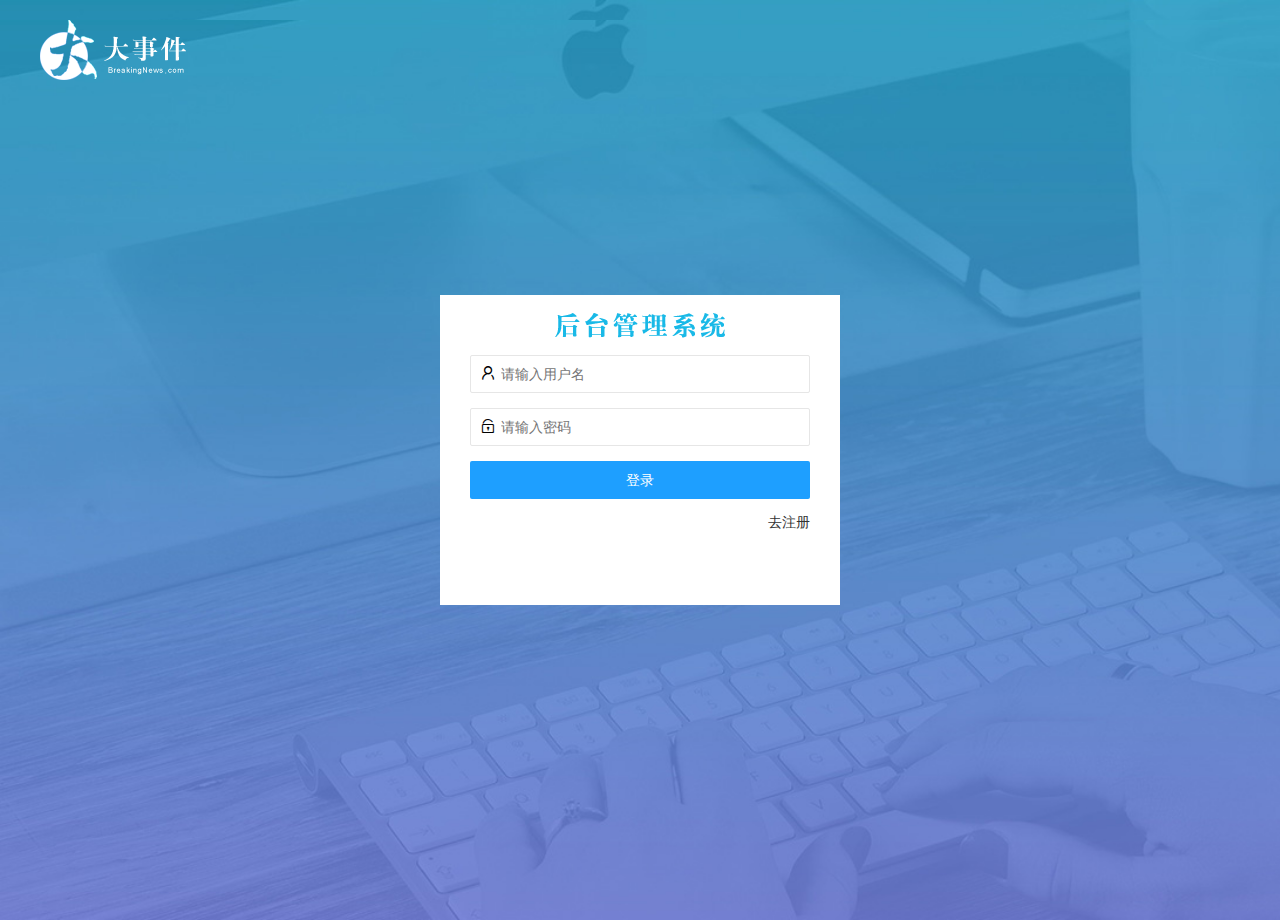
<file: login.html>
<!DOCTYPE html>
<html lang="en">

<head>
    <meta charset="UTF-8">
    <meta http-equiv="X-UA-Compatible" content="IE=edge">
    <meta name="viewport" content="width=device-width, initial-scale=1.0">
    <title>大事件 - 登录</title>
    <!-- 引入layui的css文件 -->
    <link rel="stylesheet" href="/assets/lib/layui/css/layui.css">
    <!-- 引入本页样式 -->
    <link rel="stylesheet" href="/assets/css/login.css">
</head>

<body>
    <!-- logo图标 -->
    <div class="layui-main header">
        <img src="/assets/images/logo.png" alt="">
    </div>

    <!-- 登录及其注册页 -->
    <div class="loginAndReg">
        <!-- 主题图标 -->
        <div class="title"></div>
        <!-- 登录页 -->
        <div class="login_box">
            <form class="layui-form" id="login_form">
                <!-- 用户名 -->
                <div class="layui-form-item">
                    <i class="layui-icon layui-icon-username"></i>
                    <input type="text" name="username" required lay-verify="required" placeholder="请输入用户名"
                        autocomplete="off" class="layui-input">
                </div>
                <!-- 密码 -->
                <div class="layui-form-item">
                    <i class="layui-icon layui-icon-password"></i>
                    <input type="password" name="password" required lay-verify="required|pwd" placeholder="请输入密码"
                        autocomplete="off" class="layui-input">
                </div>
                <!-- 按钮 -->
                <div class="layui-form-item">
                    <button class="layui-btn layui-btn-fluid layui-btn-normal" lay-submit>登录</button>
                </div>
                <!-- a链接 -->
                <div class="layui-form-item links">
                    <a href="javascript:;" id="reg_link">去注册</a>
                </div>
            </form>
        </div>
        <!-- 注册页 -->
        <div class="reg_box" style="display: none;">
            <form class="layui-form" id="reg_form">
                <!-- 用户名 -->
                <div class="layui-form-item">
                    <i class="layui-icon layui-icon-username"></i>
                    <input type="text" name="username" required lay-verify="required" placeholder="请输入用户名"
                        autocomplete="off" class="layui-input">
                </div>
                <!-- 密码 -->
                <div class="layui-form-item">
                    <i class="layui-icon layui-icon-password"></i>
                    <input type="password" name="password" required lay-verify="required|pwd" placeholder="请输入密码"
                        autocomplete="off" class="layui-input">
                </div>
                <!-- 再次输入密码 -->
                <div class="layui-form-item">
                    <i class="layui-icon layui-icon-password"></i>
                    <input type="password" name="repassword" required lay-verify="required|pwd|repwd"
                        placeholder="请再次输入密码" autocomplete="off" class="layui-input">
                </div>
                <!-- 按钮 -->
                <div class="layui-form-item">
                    <button class="layui-btn layui-btn-fluid layui-btn-normal" lay-submit>立即注册</button>
                </div>
                <!-- a链接 -->
                <div class="layui-form-item links">
                    <a href="javascript:;" id="login_link">去登陆</a>
                </div>
            </form>
        </div>
    </div>
    <script src="/assets/lib/layui/layui.all.js"></script>
    <script src="/assets/lib/jquery.js"></script>
    <script src="/assets/js/baseApi.js"></script>
    <script src="/assets/js/login.js"></script>
</body>

</html>
</file>
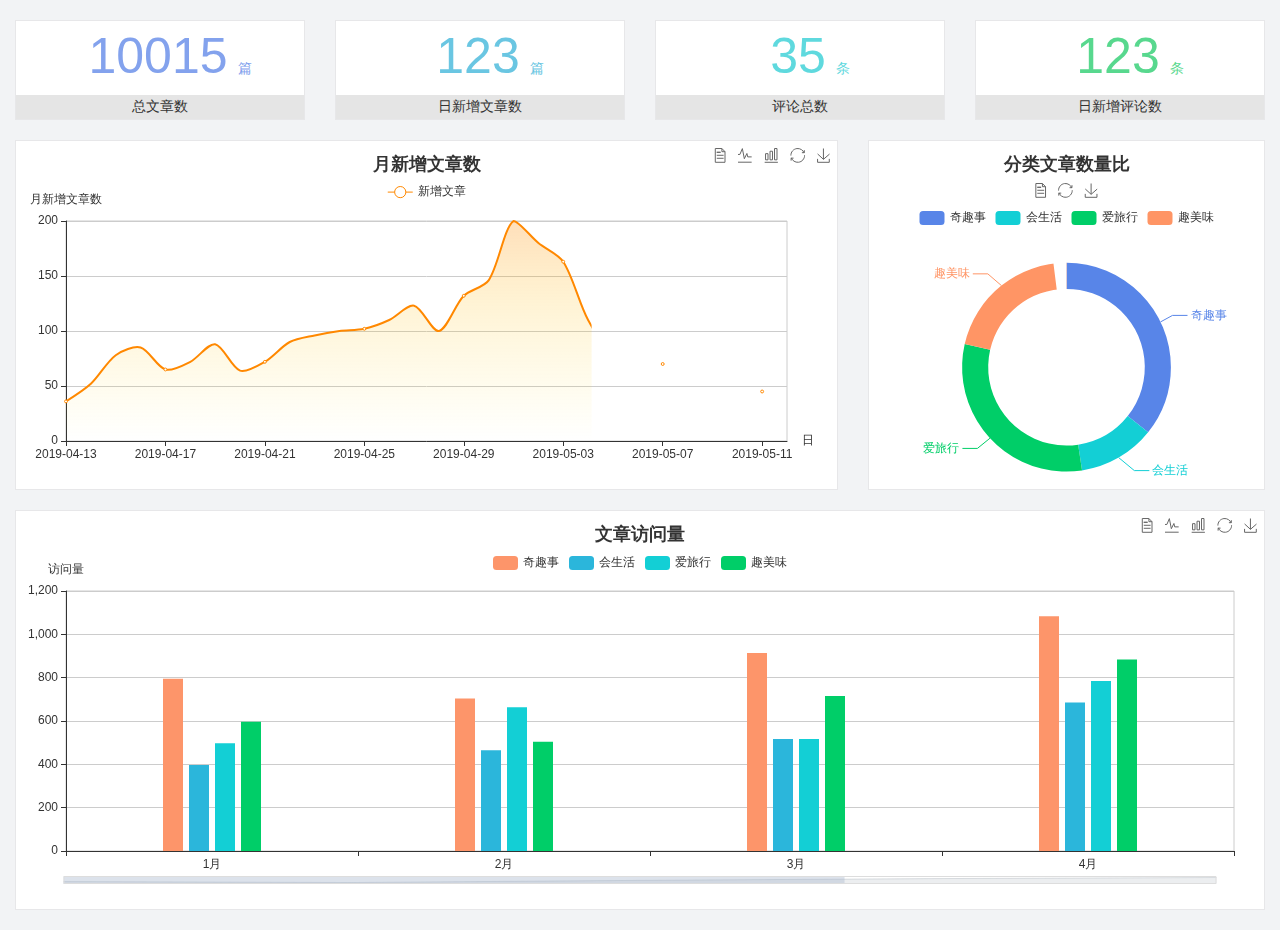
<file: home/dashboard.html>
<!DOCTYPE html>
<html lang="en">

<head>
  <meta charset="UTF-8">
  <meta name="viewport" content="width=device-width, initial-scale=1.0">
  <meta http-equiv="X-UA-Compatible" content="ie=edge">
  <title>图表统计</title>
  <link rel="stylesheet" href="../assets/lib/bootstrap.css" />
  <link rel="stylesheet" href="../assets/lib/main.css" />
  <script src="../assets/lib/jquery.js"></script>
  <script type="text/javascript" src="../assets/lib/echarts.min.js"></script>
</head>

<body>
  <div class="container-fluid">
    <div class="row spannel_list">
      <div class="col-sm-3 col-xs-6">
        <div class="spannel">
          <em>10015</em><span>篇</span>
          <b>总文章数</b>
        </div>
      </div>
      <div class="col-sm-3 col-xs-6">
        <div class="spannel scolor01">
          <em>123</em><span>篇</span>
          <b>日新增文章数</b>
        </div>
      </div>
      <div class="col-sm-3 col-xs-6">
        <div class="spannel scolor02">
          <em>35</em><span>条</span>
          <b>评论总数</b>
        </div>
      </div>
      <div class="col-sm-3 col-xs-6">
        <div class="spannel scolor03">
          <em>123</em><span>条</span>
          <b>日新增评论数</b>
        </div>
      </div>
    </div>
  </div>

  <div class="container-fluid">
    <div class="row curve-pie">
      <div class="col-lg-8 col-md-8">
        <div class="gragh_pannel" id="curve_show"></div>
      </div>
      <div class="col-lg-4 col-md-4">
        <div class="gragh_pannel" id="pie_show"></div>
      </div>
    </div>
  </div>

  <div class="container-fluid">
    <div class="column_pannel" id="column_show"></div>
  </div>

  <script>
    var oChart = echarts.init(document.getElementById('curve_show'));
    var aList_all = [
      { 'count': 36, 'date': '2019-04-13' },
      { 'count': 52, 'date': '2019-04-14' },
      { 'count': 78, 'date': '2019-04-15' },
      { 'count': 85, 'date': '2019-04-16' },
      { 'count': 65, 'date': '2019-04-17' },
      { 'count': 72, 'date': '2019-04-18' },
      { 'count': 88, 'date': '2019-04-19' },
      { 'count': 64, 'date': '2019-04-20' },
      { 'count': 72, 'date': '2019-04-21' },
      { 'count': 90, 'date': '2019-04-22' },
      { 'count': 96, 'date': '2019-04-23' },
      { 'count': 100, 'date': '2019-04-24' },
      { 'count': 102, 'date': '2019-04-25' },
      { 'count': 110, 'date': '2019-04-26' },
      { 'count': 123, 'date': '2019-04-27' },
      { 'count': 100, 'date': '2019-04-28' },
      { 'count': 132, 'date': '2019-04-29' },
      { 'count': 146, 'date': '2019-04-30' },
      { 'count': 200, 'date': '2019-05-01' },
      { 'count': 180, 'date': '2019-05-02' },
      { 'count': 163, 'date': '2019-05-03' },
      { 'count': 110, 'date': '2019-05-04' },
      { 'count': 80, 'date': '2019-05-05' },
      { 'count': 82, 'date': '2019-05-06' },
      { 'count': 70, 'date': '2019-05-07' },
      { 'count': 65, 'date': '2019-05-08' },
      { 'count': 54, 'date': '2019-05-09' },
      { 'count': 40, 'date': '2019-05-10' },
      { 'count': 45, 'date': '2019-05-11' },
      { 'count': 38, 'date': '2019-05-12' },
    ];

    let aCount = [];
    let aDate = [];

    for (var i = 0; i < aList_all.length; i++) {
      aCount.push(aList_all[i].count);
      aDate.push(aList_all[i].date);
    }

    var chartopt = {
      title: {
        text: '月新增文章数',
        left: 'center',
        top: '10'
      },
      tooltip: {
        trigger: 'axis'
      },
      legend: {
        data: ['新增文章'],
        top: '40'
      },
      toolbox: {
        show: true,
        feature: {
          mark: { show: true },
          dataView: { show: true, readOnly: false },
          magicType: { show: true, type: ['line', 'bar'] },
          restore: { show: true },
          saveAsImage: { show: true }
        }
      },
      calculable: true,
      xAxis: [
        {
          name: '日',
          type: 'category',
          boundaryGap: false,
          data: aDate
        }
      ],
      yAxis: [
        {
          name: '月新增文章数',
          type: 'value'
        }
      ],
      series: [
        {
          name: '新增文章',
          type: 'line',
          smooth: true,
          itemStyle: { normal: { areaStyle: { type: 'default' }, color: '#f80' }, lineStyle: { color: '#f80' } },
          data: aCount
        }],
      areaStyle: {
        normal: {
          color: new echarts.graphic.LinearGradient(0, 0, 0, 1, [{
            offset: 0,
            color: 'rgba(255,136,0,0.39)'
          }, {
            offset: .34,
            color: 'rgba(255,180,0,0.25)'
          }, {
            offset: 1,
            color: 'rgba(255,222,0,0.00)'
          }])

        }
      },
      grid: {
        show: true,
        x: 50,
        x2: 50,
        y: 80,
        height: 220
      }
    };

    oChart.setOption(chartopt);


    var oPie = echarts.init(document.getElementById('pie_show'));
    var oPieopt =
    {
      title: {
        top: 10,
        text: '分类文章数量比',
        x: 'center'
      },
      tooltip: {
        trigger: 'item',
        formatter: "{a} <br/>{b} : {c} ({d}%)"
      },
      color: ['#5885e8', '#13cfd5', '#00ce68', '#ff9565'],
      legend: {
        x: 'center',
        top: 65,
        data: ['奇趣事', '会生活', '爱旅行', '趣美味']
      },
      toolbox: {
        show: true,
        x: 'center',
        top: 35,
        feature: {
          mark: { show: true },
          dataView: { show: true, readOnly: false },
          magicType: {
            show: true,
            type: ['pie', 'funnel'],
            option: {
              funnel: {
                x: '25%',
                width: '50%',
                funnelAlign: 'left',
                max: 1548
              }
            }
          },
          restore: { show: true },
          saveAsImage: { show: true }
        }
      },
      calculable: true,
      series: [
        {
          name: '访问来源',
          type: 'pie',
          radius: ['45%', '60%'],
          center: ['50%', '65%'],
          data: [
            { value: 300, name: '奇趣事' },
            { value: 100, name: '会生活' },
            { value: 260, name: '爱旅行' },
            { value: 180, name: '趣美味' }
          ]
        }
      ]
    };
    oPie.setOption(oPieopt);



    var oColumn = this.echarts.init(document.getElementById('column_show'));
    var oColumnopt =
    {
      title: {
        text: '文章访问量',
        left: 'center',
        top: '10'
      },
      tooltip: {
        trigger: 'axis'
      },
      legend: {
        data: ['奇趣事', '会生活', '爱旅行', '趣美味'],
        top: '40'
      },
      toolbox: {
        show: true,
        feature: {
          mark: { show: true },
          dataView: { show: true, readOnly: false },
          magicType: { show: true, type: ['line', 'bar'] },
          restore: { show: true },
          saveAsImage: { show: true }
        }
      },
      calculable: true,
      xAxis: [
        {
          type: 'category',
          data: ['1月', '2月', '3月', '4月', '5月']
        }
      ],
      yAxis: [
        {
          name: '访问量',
          type: 'value'
        }
      ],
      series: [
        {
          name: '奇趣事',
          type: 'bar',
          barWidth: 20,
          itemStyle: {
            normal: { areaStyle: { type: 'default' }, color: '#fd956a' }
          },
          data: [800, 708, 920, 1090, 1200]
        },
        {
          name: '会生活',
          type: 'bar',
          barWidth: 20,
          itemStyle: {
            normal: { areaStyle: { type: 'default' }, color: '#2bb6db' }
          },
          data: [400, 468, 520, 690, 800]
        },
        {
          name: '爱旅行',
          type: 'bar',
          barWidth: 20,
          itemStyle: {
            normal: { areaStyle: { type: 'default' }, color: '#13cfd5' }
          },
          data: [500, 668, 520, 790, 900]
        },
        {
          name: '趣美味',
          type: 'bar',
          barWidth: 20,
          itemStyle: {
            normal: { areaStyle: { type: 'default' }, color: '#00ce68' }
          },
          data: [600, 508, 720, 890, 1000]
        }
      ],
      grid: {
        show: true,
        x: 50,
        x2: 30,
        y: 80,
        height: 260
      },
      dataZoom: [//给x轴设置滚动条
        {
          start: 0,//默认为0
          end: 100 - 1000 / 31,//默认为100
          type: 'slider',
          show: true,
          xAxisIndex: [0],
          handleSize: 0,//滑动条的 左右2个滑动条的大小
          height: 8,//组件高度
          left: 45, //左边的距离
          right: 50,//右边的距离
          bottom: 26,//右边的距离
          handleColor: '#ddd',//h滑动图标的颜色
          handleStyle: {
            borderColor: "#cacaca",
            borderWidth: "1",
            shadowBlur: 2,
            background: "#ddd",
            shadowColor: "#ddd",
          }
        }]
    };
    oColumn.setOption(oColumnopt);
  </script>
</body>

</html>
</file>
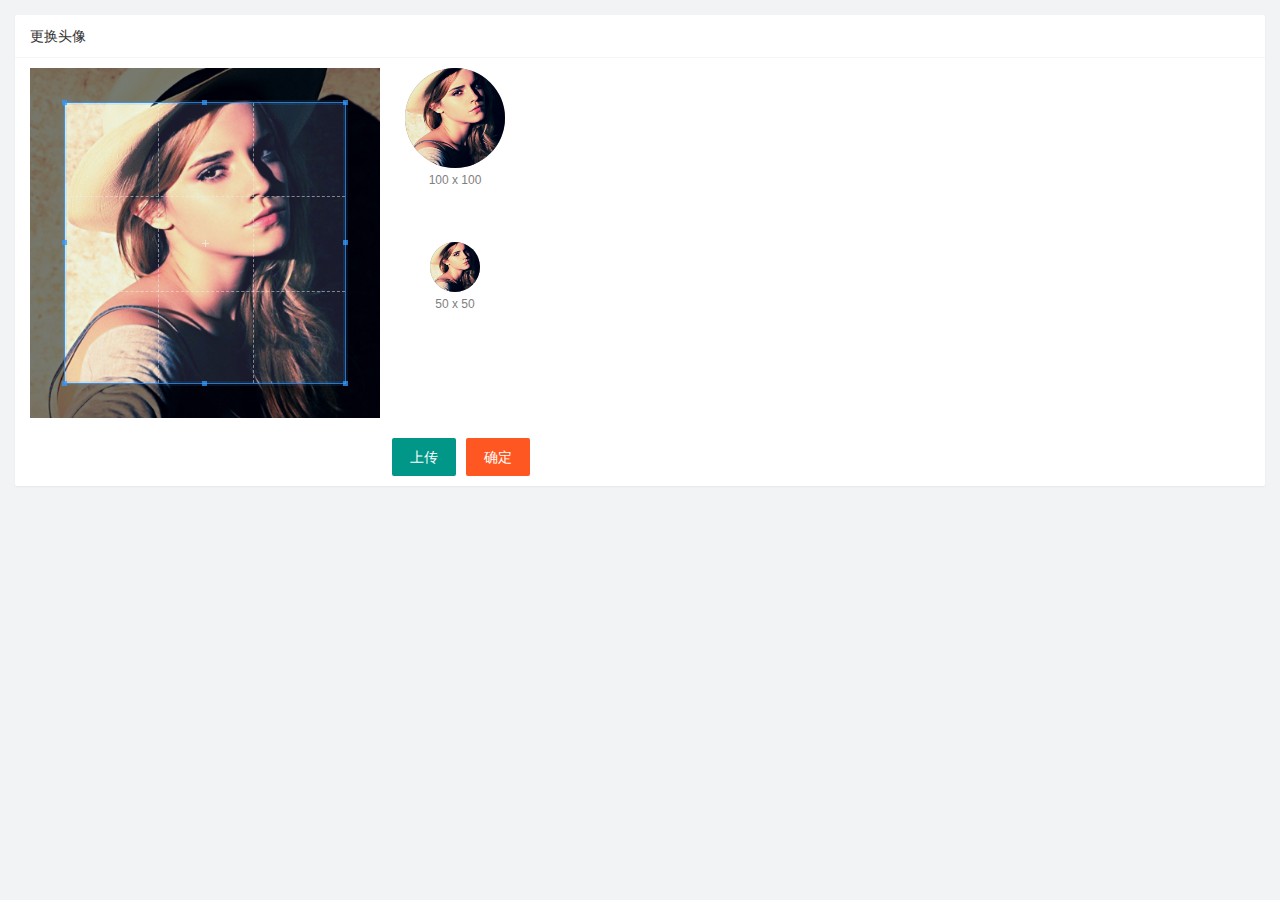
<file: user/user_avatar.html>
<!DOCTYPE html>
<html lang="en">

<head>
    <meta charset="UTF-8">
    <meta http-equiv="X-UA-Compatible" content="IE=edge">
    <meta name="viewport" content="width=device-width, initial-scale=1.0">
    <title>Document</title>
    <link rel="stylesheet" href="/assets/lib/cropper/cropper.css">
    <link rel="stylesheet" href="/assets/lib/layui/css/layui.css">
    <link rel="stylesheet" href="/assets/css/user/user_avatar.css">
</head>

<body>
    <div class="layui-card">
        <div class="layui-card-header">更换头像</div>
        <div class="layui-card-body">
            <!-- 第一行的图片裁剪和预览区域 -->
            <div class="row1">
                <!-- 图片裁剪区域 -->
                <div class="cropper-box">
                    <!-- 这个 img 标签很重要，将来会把它初始化为裁剪区域 -->
                    <img id="image" src="/assets/images/sample.jpg" />
                </div>
                <!-- 图片的预览区域 -->
                <div class="preview-box">
                    <div>
                        <!-- 宽高为 100px 的预览区域 -->
                        <div class="img-preview w100"></div>
                        <p class="size">100 x 100</p>
                    </div>
                    <div>
                        <!-- 宽高为 50px 的预览区域 -->
                        <div class="img-preview w50"></div>
                        <p class="size">50 x 50</p>
                    </div>
                </div>
            </div>

            <!-- 第二行的按钮区域 -->
            <div class="row2">
                <input hidden type="file" id="file" accept="image/jpeg,image/png,image/jpg">
                <button id="btnChooseImage" type="button" class="layui-btn">上传</button>
                <button id="btnUpload" type="button" class="layui-btn layui-btn-danger">确定</button>
            </div>
        </div>
    </div>


    <script src="/assets/lib/layui/layui.all.js"></script>
    <script src="/assets/lib/jquery.js"></script>
    <script src="/assets/lib/cropper/Cropper.js"></script>
    <script src="/assets/lib/cropper/jquery-cropper.js"></script>
    <script src="/assets/js/baseApi.js"></script>
    <script src="/assets/js/user/user_avatar.js"></script>
</body>

</html>
</file>
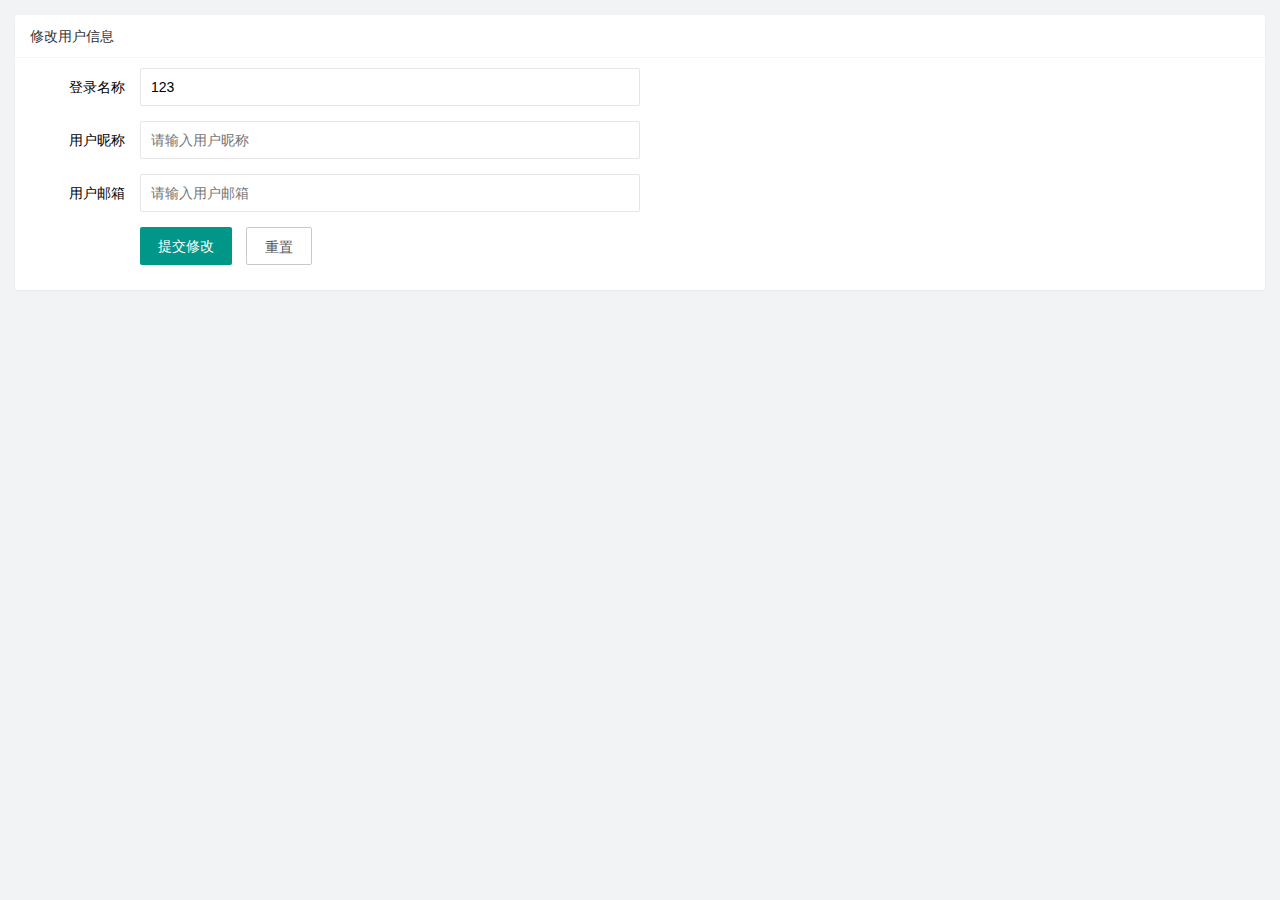
<file: user/user_info.html>
<!DOCTYPE html>
<html lang="en">

<head>
    <meta charset="UTF-8">
    <meta http-equiv="X-UA-Compatible" content="IE=edge">
    <meta name="viewport" content="width=device-width, initial-scale=1.0">
    <title>Document</title>
    <link rel="stylesheet" href="/assets/lib/layui/css/layui.css">
    <link rel="stylesheet" href="/assets/css/user/user_info.css">
</head>

<body>
    <div class="layui-card">
        <div class="layui-card-header">修改用户信息</div>
        <div class="layui-card-body">
            <form class="layui-form" lay-filter="formUserInfo" id="formUserInfo">
                <input type="hidden" name="id">
                <!-- 登录名称 -->
                <div class="layui-form-item">
                    <label class="layui-form-label">登录名称</label>
                    <div class="layui-input-block">
                        <input readonly type="text" name="username" required lay-verify="required" autocomplete="off"
                            class="layui-input" value="123">
                    </div>
                </div>
                <!-- 用户昵称 -->
                <div class="layui-form-item">
                    <label class="layui-form-label">用户昵称</label>
                    <div class="layui-input-block">
                        <input type="text" name="nickname" required lay-verify="required|nickname" placeholder="请输入用户昵称"
                            autocomplete="off" class="layui-input">
                    </div>
                </div>
                <!-- 用户邮箱 -->
                <div class="layui-form-item">
                    <label class="layui-form-label">用户邮箱</label>
                    <div class="layui-input-block">
                        <input type="text" name="email" required lay-verify="required|email" placeholder="请输入用户邮箱"
                            autocomplete="off" class="layui-input">
                    </div>
                </div>
                <!-- 按钮 -->
                <div class="layui-form-item">
                    <div class="layui-input-block">
                        <button class="layui-btn" lay-submit lay-filter="formDemo">提交修改</button>
                        <button id="btnReset" type="reset" class="layui-btn layui-btn-primary">重置</button>
                    </div>
                </div>
            </form>
        </div>
    </div>


    <script src="/assets/lib/layui/layui.all.js"></script>
    <script src="/assets/lib/jquery.js"></script>
    <script src="/assets/js/baseApi.js"></script>
    <script src="/assets/js/user/user_info.js"></script>
</body>

</html>
</file>
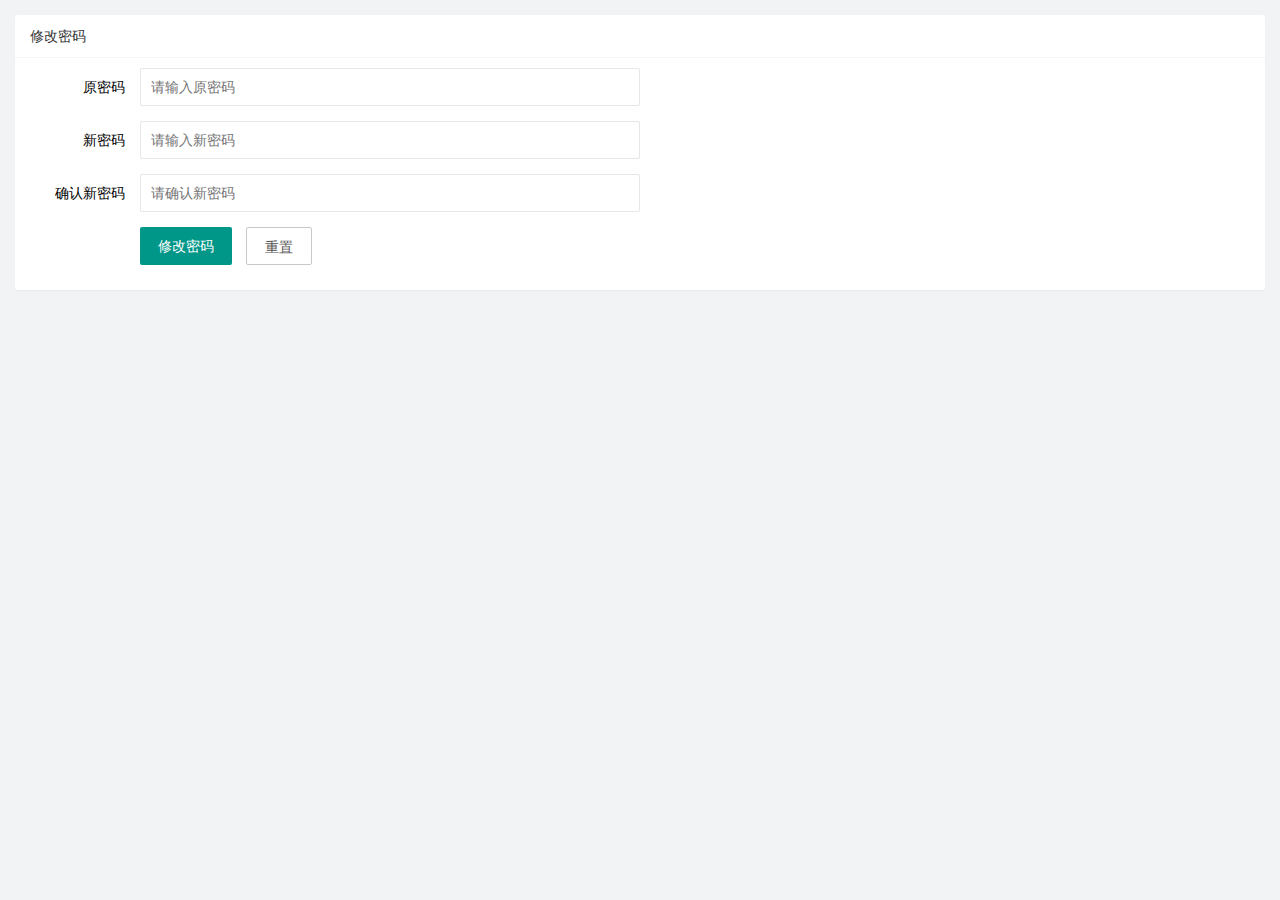
<file: user/user_pwd.html>
<!DOCTYPE html>
<html lang="en">

<head>
    <meta charset="UTF-8">
    <meta http-equiv="X-UA-Compatible" content="IE=edge">
    <meta name="viewport" content="width=device-width, initial-scale=1.0">
    <title>Document</title>
    <link rel="stylesheet" href="/assets/lib/layui/css/layui.css">
    <link rel="stylesheet" href="/assets/css/user/user_pwd.css">
</head>

<body>
    <div class="layui-card">
        <div class="layui-card-header">修改密码</div>
        <div class="layui-card-body">
            <form class="layui-form" id="formPwd">
                <!-- 原密码 -->
                <div class="layui-form-item">
                    <label class="layui-form-label">原密码</label>
                    <div class="layui-input-block">
                        <input type="text" name="oldPwd" required lay-verify="required|pwd" placeholder="请输入原密码"
                            autocomplete="off" class="layui-input">
                    </div>
                </div>
                <!-- 新密码 -->
                <div class="layui-form-item">
                    <label class="layui-form-label">新密码</label>
                    <div class="layui-input-block">
                        <input type="text" name="newPwd" required lay-verify="required|pwd|samePwd" placeholder="请输入新密码"
                            autocomplete="off" class="layui-input">
                    </div>
                </div>
                <!-- 确认密码 -->
                <div class="layui-form-item">
                    <label class="layui-form-label">确认新密码</label>
                    <div class="layui-input-block">
                        <input type="text" name="rePwd" required lay-verify="required|pwd|rePwd" placeholder="请确认新密码"
                            autocomplete="off" class="layui-input">
                    </div>
                </div>
                <!-- 按钮 -->
                <div class="layui-form-item">
                    <div class="layui-input-block">
                        <button class="layui-btn" lay-submit>修改密码</button>
                        <button type="reset" class="layui-btn layui-btn-primary">重置</button>
                    </div>
                </div>
            </form>
        </div>
    </div>


    <script src="/assets/lib/layui/layui.all.js"></script>
    <script src="/assets/lib/jquery.js"></script>
    <script src="/assets/js/baseApi.js"></script>
    <script src="/assets/js/user/user_pwd.js"></script>
</body>

</html>
</file>
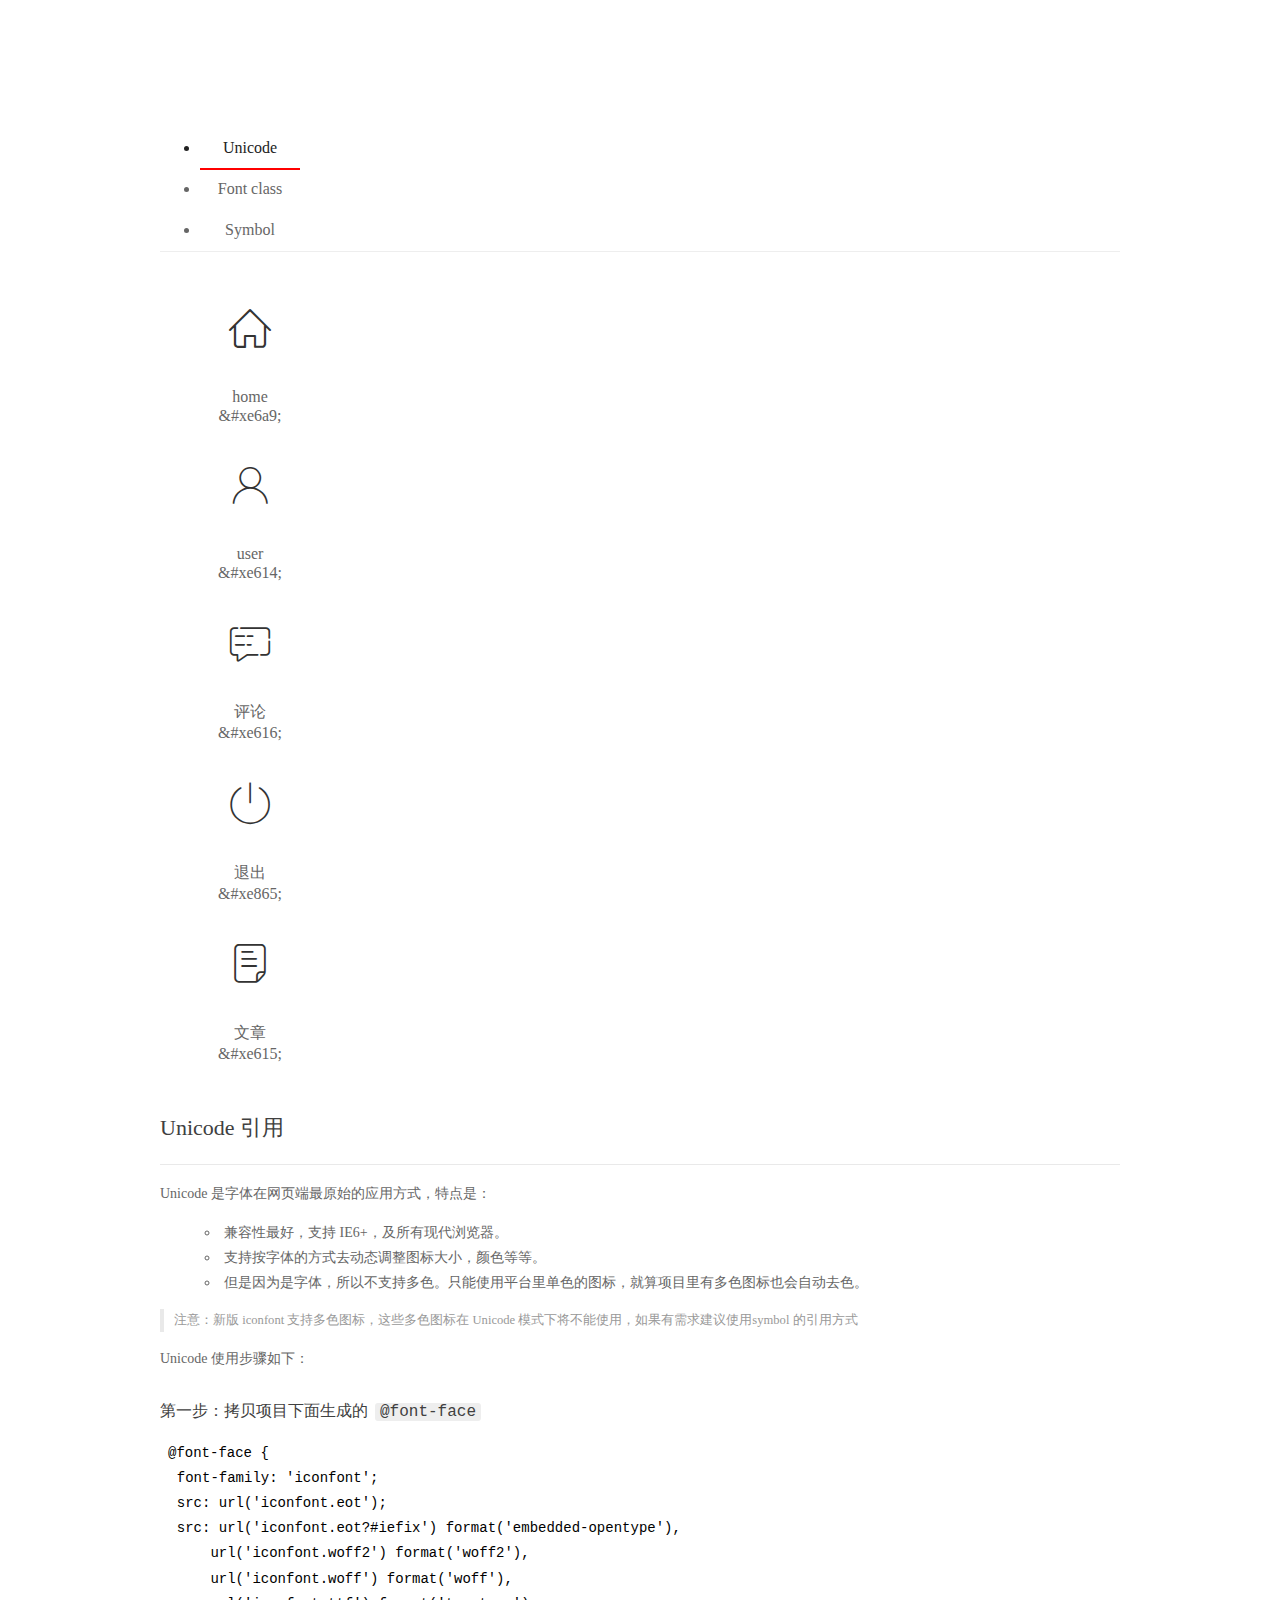
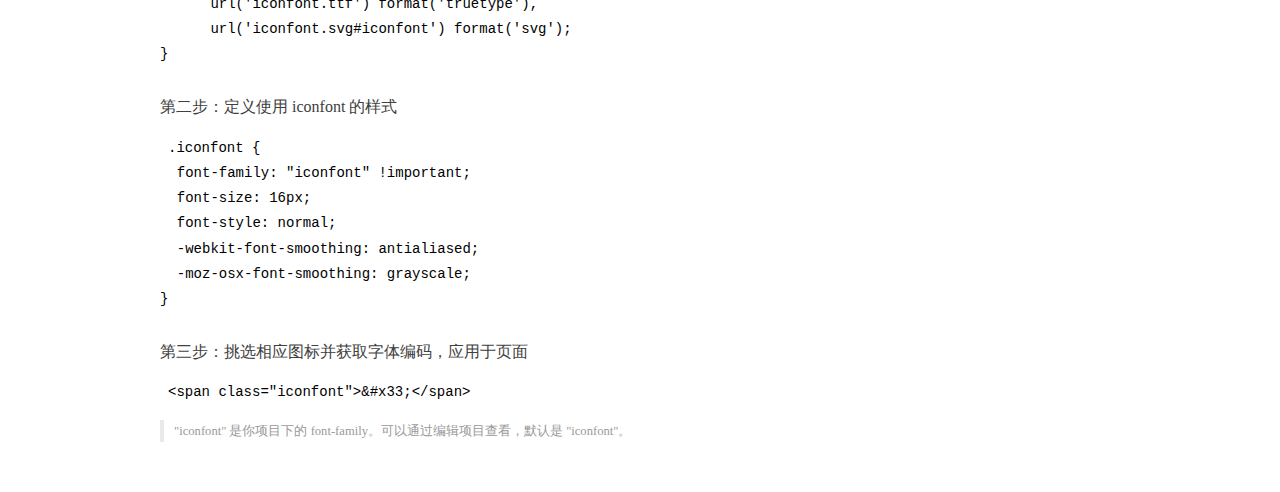
<file: assets/fonts/demo_index.html>
<!DOCTYPE html>
<html>
<head>
  <meta charset="utf-8"/>
  <title>IconFont Demo</title>
  <link rel="shortcut icon" href="https://gtms04.alicdn.com/tps/i4/TB1_oz6GVXXXXaFXpXXJDFnIXXX-64-64.ico" type="image/x-icon"/>
  <link rel="stylesheet" href="https://g.alicdn.com/thx/cube/1.3.2/cube.min.css">
  <link rel="stylesheet" href="demo.css">
  <link rel="stylesheet" href="iconfont.css">
  <script src="iconfont.js"></script>
  <!-- jQuery -->
  <script src="https://a1.alicdn.com/oss/uploads/2018/12/26/7bfddb60-08e8-11e9-9b04-53e73bb6408b.js"></script>
  <!-- 代码高亮 -->
  <script src="https://a1.alicdn.com/oss/uploads/2018/12/26/a3f714d0-08e6-11e9-8a15-ebf944d7534c.js"></script>
</head>
<body>
  <div class="main">
    <h1 class="logo"><a href="https://www.iconfont.cn/" title="iconfont 首页" target="_blank">&#xe86b;</a></h1>
    <div class="nav-tabs">
      <ul id="tabs" class="dib-box">
        <li class="dib active"><span>Unicode</span></li>
        <li class="dib"><span>Font class</span></li>
        <li class="dib"><span>Symbol</span></li>
      </ul>
      
    </div>
    <div class="tab-container">
      <div class="content unicode" style="display: block;">
          <ul class="icon_lists dib-box">
          
            <li class="dib">
              <span class="icon iconfont">&#xe6a9;</span>
                <div class="name">home</div>
                <div class="code-name">&amp;#xe6a9;</div>
              </li>
          
            <li class="dib">
              <span class="icon iconfont">&#xe614;</span>
                <div class="name">user</div>
                <div class="code-name">&amp;#xe614;</div>
              </li>
          
            <li class="dib">
              <span class="icon iconfont">&#xe616;</span>
                <div class="name">评论</div>
                <div class="code-name">&amp;#xe616;</div>
              </li>
          
            <li class="dib">
              <span class="icon iconfont">&#xe865;</span>
                <div class="name">退出</div>
                <div class="code-name">&amp;#xe865;</div>
              </li>
          
            <li class="dib">
              <span class="icon iconfont">&#xe615;</span>
                <div class="name">文章</div>
                <div class="code-name">&amp;#xe615;</div>
              </li>
          
          </ul>
          <div class="article markdown">
          <h2 id="unicode-">Unicode 引用</h2>
          <hr>

          <p>Unicode 是字体在网页端最原始的应用方式，特点是：</p>
          <ul>
            <li>兼容性最好，支持 IE6+，及所有现代浏览器。</li>
            <li>支持按字体的方式去动态调整图标大小，颜色等等。</li>
            <li>但是因为是字体，所以不支持多色。只能使用平台里单色的图标，就算项目里有多色图标也会自动去色。</li>
          </ul>
          <blockquote>
            <p>注意：新版 iconfont 支持多色图标，这些多色图标在 Unicode 模式下将不能使用，如果有需求建议使用symbol 的引用方式</p>
          </blockquote>
          <p>Unicode 使用步骤如下：</p>
          <h3 id="-font-face">第一步：拷贝项目下面生成的 <code>@font-face</code></h3>
<pre><code class="language-css"
>@font-face {
  font-family: 'iconfont';
  src: url('iconfont.eot');
  src: url('iconfont.eot?#iefix') format('embedded-opentype'),
      url('iconfont.woff2') format('woff2'),
      url('iconfont.woff') format('woff'),
      url('iconfont.ttf') format('truetype'),
      url('iconfont.svg#iconfont') format('svg');
}
</code></pre>
          <h3 id="-iconfont-">第二步：定义使用 iconfont 的样式</h3>
<pre><code class="language-css"
>.iconfont {
  font-family: "iconfont" !important;
  font-size: 16px;
  font-style: normal;
  -webkit-font-smoothing: antialiased;
  -moz-osx-font-smoothing: grayscale;
}
</code></pre>
          <h3 id="-">第三步：挑选相应图标并获取字体编码，应用于页面</h3>
<pre>
<code class="language-html"
>&lt;span class="iconfont"&gt;&amp;#x33;&lt;/span&gt;
</code></pre>
          <blockquote>
            <p>"iconfont" 是你项目下的 font-family。可以通过编辑项目查看，默认是 "iconfont"。</p>
          </blockquote>
          </div>
      </div>
      <div class="content font-class">
        <ul class="icon_lists dib-box">
          
          <li class="dib">
            <span class="icon iconfont icon-home"></span>
            <div class="name">
              home
            </div>
            <div class="code-name">.icon-home
            </div>
          </li>
          
          <li class="dib">
            <span class="icon iconfont icon-user"></span>
            <div class="name">
              user
            </div>
            <div class="code-name">.icon-user
            </div>
          </li>
          
          <li class="dib">
            <span class="icon iconfont icon-pinglun"></span>
            <div class="name">
              评论
            </div>
            <div class="code-name">.icon-pinglun
            </div>
          </li>
          
          <li class="dib">
            <span class="icon iconfont icon-tuichu"></span>
            <div class="name">
              退出
            </div>
            <div class="code-name">.icon-tuichu
            </div>
          </li>
          
          <li class="dib">
            <span class="icon iconfont icon-16"></span>
            <div class="name">
              文章
            </div>
            <div class="code-name">.icon-16
            </div>
          </li>
          
        </ul>
        <div class="article markdown">
        <h2 id="font-class-">font-class 引用</h2>
        <hr>

        <p>font-class 是 Unicode 使用方式的一种变种，主要是解决 Unicode 书写不直观，语意不明确的问题。</p>
        <p>与 Unicode 使用方式相比，具有如下特点：</p>
        <ul>
          <li>兼容性良好，支持 IE8+，及所有现代浏览器。</li>
          <li>相比于 Unicode 语意明确，书写更直观。可以很容易分辨这个 icon 是什么。</li>
          <li>因为使用 class 来定义图标，所以当要替换图标时，只需要修改 class 里面的 Unicode 引用。</li>
          <li>不过因为本质上还是使用的字体，所以多色图标还是不支持的。</li>
        </ul>
        <p>使用步骤如下：</p>
        <h3 id="-fontclass-">第一步：引入项目下面生成的 fontclass 代码：</h3>
<pre><code class="language-html">&lt;link rel="stylesheet" href="./iconfont.css"&gt;
</code></pre>
        <h3 id="-">第二步：挑选相应图标并获取类名，应用于页面：</h3>
<pre><code class="language-html">&lt;span class="iconfont icon-xxx"&gt;&lt;/span&gt;
</code></pre>
        <blockquote>
          <p>"
            iconfont" 是你项目下的 font-family。可以通过编辑项目查看，默认是 "iconfont"。</p>
        </blockquote>
      </div>
      </div>
      <div class="content symbol">
          <ul class="icon_lists dib-box">
          
            <li class="dib">
                <svg class="icon svg-icon" aria-hidden="true">
                  <use xlink:href="#icon-home"></use>
                </svg>
                <div class="name">home</div>
                <div class="code-name">#icon-home</div>
            </li>
          
            <li class="dib">
                <svg class="icon svg-icon" aria-hidden="true">
                  <use xlink:href="#icon-user"></use>
                </svg>
                <div class="name">user</div>
                <div class="code-name">#icon-user</div>
            </li>
          
            <li class="dib">
                <svg class="icon svg-icon" aria-hidden="true">
                  <use xlink:href="#icon-pinglun"></use>
                </svg>
                <div class="name">评论</div>
                <div class="code-name">#icon-pinglun</div>
            </li>
          
            <li class="dib">
                <svg class="icon svg-icon" aria-hidden="true">
                  <use xlink:href="#icon-tuichu"></use>
                </svg>
                <div class="name">退出</div>
                <div class="code-name">#icon-tuichu</div>
            </li>
          
            <li class="dib">
                <svg class="icon svg-icon" aria-hidden="true">
                  <use xlink:href="#icon-16"></use>
                </svg>
                <div class="name">文章</div>
                <div class="code-name">#icon-16</div>
            </li>
          
          </ul>
          <div class="article markdown">
          <h2 id="symbol-">Symbol 引用</h2>
          <hr>

          <p>这是一种全新的使用方式，应该说这才是未来的主流，也是平台目前推荐的用法。相关介绍可以参考这篇<a href="">文章</a>
            这种用法其实是做了一个 SVG 的集合，与另外两种相比具有如下特点：</p>
          <ul>
            <li>支持多色图标了，不再受单色限制。</li>
            <li>通过一些技巧，支持像字体那样，通过 <code>font-size</code>, <code>color</code> 来调整样式。</li>
            <li>兼容性较差，支持 IE9+，及现代浏览器。</li>
            <li>浏览器渲染 SVG 的性能一般，还不如 png。</li>
          </ul>
          <p>使用步骤如下：</p>
          <h3 id="-symbol-">第一步：引入项目下面生成的 symbol 代码：</h3>
<pre><code class="language-html">&lt;script src="./iconfont.js"&gt;&lt;/script&gt;
</code></pre>
          <h3 id="-css-">第二步：加入通用 CSS 代码（引入一次就行）：</h3>
<pre><code class="language-html">&lt;style&gt;
.icon {
  width: 1em;
  height: 1em;
  vertical-align: -0.15em;
  fill: currentColor;
  overflow: hidden;
}
&lt;/style&gt;
</code></pre>
          <h3 id="-">第三步：挑选相应图标并获取类名，应用于页面：</h3>
<pre><code class="language-html">&lt;svg class="icon" aria-hidden="true"&gt;
  &lt;use xlink:href="#icon-xxx"&gt;&lt;/use&gt;
&lt;/svg&gt;
</code></pre>
          </div>
      </div>

    </div>
  </div>
  <script>
  $(document).ready(function () {
      $('.tab-container .content:first').show()

      $('#tabs li').click(function (e) {
        var tabContent = $('.tab-container .content')
        var index = $(this).index()

        if ($(this).hasClass('active')) {
          return
        } else {
          $('#tabs li').removeClass('active')
          $(this).addClass('active')

          tabContent.hide().eq(index).fadeIn()
        }
      })
    })
  </script>
</body>
</html>
</file>
<file: assets/lib/layui/css/layui.css>
/** layui-v2.5.5 MIT License By https://www.layui.com */
 .layui-inline,img{display:inline-block;vertical-align:middle}h1,h2,h3,h4,h5,h6{font-weight:400}.layui-edge,.layui-header,.layui-inline,.layui-main{position:relative}.layui-body,.layui-edge,.layui-elip{overflow:hidden}.layui-btn,.layui-edge,.layui-inline,img{vertical-align:middle}.layui-btn,.layui-disabled,.layui-icon,.layui-unselect{-moz-user-select:none;-webkit-user-select:none;-ms-user-select:none}.layui-elip,.layui-form-checkbox span,.layui-form-pane .layui-form-label{text-overflow:ellipsis;white-space:nowrap}.layui-breadcrumb,.layui-tree-btnGroup{visibility:hidden}blockquote,body,button,dd,div,dl,dt,form,h1,h2,h3,h4,h5,h6,input,li,ol,p,pre,td,textarea,th,ul{margin:0;padding:0;-webkit-tap-highlight-color:rgba(0,0,0,0)}a:active,a:hover{outline:0}img{border:none}li{list-style:none}table{border-collapse:collapse;border-spacing:0}h4,h5,h6{font-size:100%}button,input,optgroup,option,select,textarea{font-family:inherit;font-size:inherit;font-style:inherit;font-weight:inherit;outline:0}pre{white-space:pre-wrap;white-space:-moz-pre-wrap;white-space:-pre-wrap;white-space:-o-pre-wrap;word-wrap:break-word}body{line-height:24px;font:14px Helvetica Neue,Helvetica,PingFang SC,Tahoma,Arial,sans-serif}hr{height:1px;margin:10px 0;border:0;clear:both}a{color:#333;text-decoration:none}a:hover{color:#777}a cite{font-style:normal;*cursor:pointer}.layui-border-box,.layui-border-box *{box-sizing:border-box}.layui-box,.layui-box *{box-sizing:content-box}.layui-clear{clear:both;*zoom:1}.layui-clear:after{content:'\20';clear:both;*zoom:1;display:block;height:0}.layui-inline{*display:inline;*zoom:1}.layui-edge{display:inline-block;width:0;height:0;border-width:6px;border-style:dashed;border-color:transparent}.layui-edge-top{top:-4px;border-bottom-color:#999;border-bottom-style:solid}.layui-edge-right{border-left-color:#999;border-left-style:solid}.layui-edge-bottom{top:2px;border-top-color:#999;border-top-style:solid}.layui-edge-left{border-right-color:#999;border-right-style:solid}.layui-disabled,.layui-disabled:hover{color:#d2d2d2!important;cursor:not-allowed!important}.layui-circle{border-radius:100%}.layui-show{display:block!important}.layui-hide{display:none!important}@font-face{font-family:layui-icon;src:url(../font/iconfont.eot?v=250);src:url(../font/iconfont.eot?v=250#iefix) format('embedded-opentype'),url(../font/iconfont.woff2?v=250) format('woff2'),url(../font/iconfont.woff?v=250) format('woff'),url(../font/iconfont.ttf?v=250) format('truetype'),url(../font/iconfont.svg?v=250#layui-icon) format('svg')}.layui-icon{font-family:layui-icon!important;font-size:16px;font-style:normal;-webkit-font-smoothing:antialiased;-moz-osx-font-smoothing:grayscale}.layui-icon-reply-fill:before{content:"\e611"}.layui-icon-set-fill:before{content:"\e614"}.layui-icon-menu-fill:before{content:"\e60f"}.layui-icon-search:before{content:"\e615"}.layui-icon-share:before{content:"\e641"}.layui-icon-set-sm:before{content:"\e620"}.layui-icon-engine:before{content:"\e628"}.layui-icon-close:before{content:"\1006"}.layui-icon-close-fill:before{content:"\1007"}.layui-icon-chart-screen:before{content:"\e629"}.layui-icon-star:before{content:"\e600"}.layui-icon-circle-dot:before{content:"\e617"}.layui-icon-chat:before{content:"\e606"}.layui-icon-release:before{content:"\e609"}.layui-icon-list:before{content:"\e60a"}.layui-icon-chart:before{content:"\e62c"}.layui-icon-ok-circle:before{content:"\1005"}.layui-icon-layim-theme:before{content:"\e61b"}.layui-icon-table:before{content:"\e62d"}.layui-icon-right:before{content:"\e602"}.layui-icon-left:before{content:"\e603"}.layui-icon-cart-simple:before{content:"\e698"}.layui-icon-face-cry:before{content:"\e69c"}.layui-icon-face-smile:before{content:"\e6af"}.layui-icon-survey:before{content:"\e6b2"}.layui-icon-tree:before{content:"\e62e"}.layui-icon-upload-circle:before{content:"\e62f"}.layui-icon-add-circle:before{content:"\e61f"}.layui-icon-download-circle:before{content:"\e601"}.layui-icon-templeate-1:before{content:"\e630"}.layui-icon-util:before{content:"\e631"}.layui-icon-face-surprised:before{content:"\e664"}.layui-icon-edit:before{content:"\e642"}.layui-icon-speaker:before{content:"\e645"}.layui-icon-down:before{content:"\e61a"}.layui-icon-file:before{content:"\e621"}.layui-icon-layouts:before{content:"\e632"}.layui-icon-rate-half:before{content:"\e6c9"}.layui-icon-add-circle-fine:before{content:"\e608"}.layui-icon-prev-circle:before{content:"\e633"}.layui-icon-read:before{content:"\e705"}.layui-icon-404:before{content:"\e61c"}.layui-icon-carousel:before{content:"\e634"}.layui-icon-help:before{content:"\e607"}.layui-icon-code-circle:before{content:"\e635"}.layui-icon-water:before{content:"\e636"}.layui-icon-username:before{content:"\e66f"}.layui-icon-find-fill:before{content:"\e670"}.layui-icon-about:before{content:"\e60b"}.layui-icon-location:before{content:"\e715"}.layui-icon-up:before{content:"\e619"}.layui-icon-pause:before{content:"\e651"}.layui-icon-date:before{content:"\e637"}.layui-icon-layim-uploadfile:before{content:"\e61d"}.layui-icon-delete:before{content:"\e640"}.layui-icon-play:before{content:"\e652"}.layui-icon-top:before{content:"\e604"}.layui-icon-friends:before{content:"\e612"}.layui-icon-refresh-3:before{content:"\e9aa"}.layui-icon-ok:before{content:"\e605"}.layui-icon-layer:before{content:"\e638"}.layui-icon-face-smile-fine:before{content:"\e60c"}.layui-icon-dollar:before{content:"\e659"}.layui-icon-group:before{content:"\e613"}.layui-icon-layim-download:before{content:"\e61e"}.layui-icon-picture-fine:before{content:"\e60d"}.layui-icon-link:before{content:"\e64c"}.layui-icon-diamond:before{content:"\e735"}.layui-icon-log:before{content:"\e60e"}.layui-icon-rate-solid:before{content:"\e67a"}.layui-icon-fonts-del:before{content:"\e64f"}.layui-icon-unlink:before{content:"\e64d"}.layui-icon-fonts-clear:before{content:"\e639"}.layui-icon-triangle-r:before{content:"\e623"}.layui-icon-circle:before{content:"\e63f"}.layui-icon-radio:before{content:"\e643"}.layui-icon-align-center:before{content:"\e647"}.layui-icon-align-right:before{content:"\e648"}.layui-icon-align-left:before{content:"\e649"}.layui-icon-loading-1:before{content:"\e63e"}.layui-icon-return:before{content:"\e65c"}.layui-icon-fonts-strong:before{content:"\e62b"}.layui-icon-upload:before{content:"\e67c"}.layui-icon-dialogue:before{content:"\e63a"}.layui-icon-video:before{content:"\e6ed"}.layui-icon-headset:before{content:"\e6fc"}.layui-icon-cellphone-fine:before{content:"\e63b"}.layui-icon-add-1:before{content:"\e654"}.layui-icon-face-smile-b:before{content:"\e650"}.layui-icon-fonts-html:before{content:"\e64b"}.layui-icon-form:before{content:"\e63c"}.layui-icon-cart:before{content:"\e657"}.layui-icon-camera-fill:before{content:"\e65d"}.layui-icon-tabs:before{content:"\e62a"}.layui-icon-fonts-code:before{content:"\e64e"}.layui-icon-fire:before{content:"\e756"}.layui-icon-set:before{content:"\e716"}.layui-icon-fonts-u:before{content:"\e646"}.layui-icon-triangle-d:before{content:"\e625"}.layui-icon-tips:before{content:"\e702"}.layui-icon-picture:before{content:"\e64a"}.layui-icon-more-vertical:before{content:"\e671"}.layui-icon-flag:before{content:"\e66c"}.layui-icon-loading:before{content:"\e63d"}.layui-icon-fonts-i:before{content:"\e644"}.layui-icon-refresh-1:before{content:"\e666"}.layui-icon-rmb:before{content:"\e65e"}.layui-icon-home:before{content:"\e68e"}.layui-icon-user:before{content:"\e770"}.layui-icon-notice:before{content:"\e667"}.layui-icon-login-weibo:before{content:"\e675"}.layui-icon-voice:before{content:"\e688"}.layui-icon-upload-drag:before{content:"\e681"}.layui-icon-login-qq:before{content:"\e676"}.layui-icon-snowflake:before{content:"\e6b1"}.layui-icon-file-b:before{content:"\e655"}.layui-icon-template:before{content:"\e663"}.layui-icon-auz:before{content:"\e672"}.layui-icon-console:before{content:"\e665"}.layui-icon-app:before{content:"\e653"}.layui-icon-prev:before{content:"\e65a"}.layui-icon-website:before{content:"\e7ae"}.layui-icon-next:before{content:"\e65b"}.layui-icon-component:before{content:"\e857"}.layui-icon-more:before{content:"\e65f"}.layui-icon-login-wechat:before{content:"\e677"}.layui-icon-shrink-right:before{content:"\e668"}.layui-icon-spread-left:before{content:"\e66b"}.layui-icon-camera:before{content:"\e660"}.layui-icon-note:before{content:"\e66e"}.layui-icon-refresh:before{content:"\e669"}.layui-icon-female:before{content:"\e661"}.layui-icon-male:before{content:"\e662"}.layui-icon-password:before{content:"\e673"}.layui-icon-senior:before{content:"\e674"}.layui-icon-theme:before{content:"\e66a"}.layui-icon-tread:before{content:"\e6c5"}.layui-icon-praise:before{content:"\e6c6"}.layui-icon-star-fill:before{content:"\e658"}.layui-icon-rate:before{content:"\e67b"}.layui-icon-template-1:before{content:"\e656"}.layui-icon-vercode:before{content:"\e679"}.layui-icon-cellphone:before{content:"\e678"}.layui-icon-screen-full:before{content:"\e622"}.layui-icon-screen-restore:before{content:"\e758"}.layui-icon-cols:before{content:"\e610"}.layui-icon-export:before{content:"\e67d"}.layui-icon-print:before{content:"\e66d"}.layui-icon-slider:before{content:"\e714"}.layui-icon-addition:before{content:"\e624"}.layui-icon-subtraction:before{content:"\e67e"}.layui-icon-service:before{content:"\e626"}.layui-icon-transfer:before{content:"\e691"}.layui-main{width:1140px;margin:0 auto}.layui-header{z-index:1000;height:60px}.layui-header a:hover{transition:all .5s;-webkit-transition:all .5s}.layui-side{position:fixed;left:0;top:0;bottom:0;z-index:999;width:200px;overflow-x:hidden}.layui-side-scroll{position:relative;width:220px;height:100%;overflow-x:hidden}.layui-body{position:absolute;left:200px;right:0;top:0;bottom:0;z-index:998;width:auto;overflow-y:auto;box-sizing:border-box}.layui-layout-body{overflow:hidden}.layui-layout-admin .layui-header{background-color:#23262E}.layui-layout-admin .layui-side{top:60px;width:200px;overflow-x:hidden}.layui-layout-admin .layui-body{position:fixed;top:60px;bottom:44px}.layui-layout-admin .layui-main{width:auto;margin:0 15px}.layui-layout-admin .layui-footer{position:fixed;left:200px;right:0;bottom:0;height:44px;line-height:44px;padding:0 15px;background-color:#eee}.layui-layout-admin .layui-logo{position:absolute;left:0;top:0;width:200px;height:100%;line-height:60px;text-align:center;color:#009688;font-size:16px}.layui-layout-admin .layui-header .layui-nav{background:0 0}.layui-layout-left{position:absolute!important;left:200px;top:0}.layui-layout-right{position:absolute!important;right:0;top:0}.layui-container{position:relative;margin:0 auto;padding:0 15px;box-sizing:border-box}.layui-fluid{position:relative;margin:0 auto;padding:0 15px}.layui-row:after,.layui-row:before{content:'';display:block;clear:both}.layui-col-lg1,.layui-col-lg10,.layui-col-lg11,.layui-col-lg12,.layui-col-lg2,.layui-col-lg3,.layui-col-lg4,.layui-col-lg5,.layui-col-lg6,.layui-col-lg7,.layui-col-lg8,.layui-col-lg9,.layui-col-md1,.layui-col-md10,.layui-col-md11,.layui-col-md12,.layui-col-md2,.layui-col-md3,.layui-col-md4,.layui-col-md5,.layui-col-md6,.layui-col-md7,.layui-col-md8,.layui-col-md9,.layui-col-sm1,.layui-col-sm10,.layui-col-sm11,.layui-col-sm12,.layui-col-sm2,.layui-col-sm3,.layui-col-sm4,.layui-col-sm5,.layui-col-sm6,.layui-col-sm7,.layui-col-sm8,.layui-col-sm9,.layui-col-xs1,.layui-col-xs10,.layui-col-xs11,.layui-col-xs12,.layui-col-xs2,.layui-col-xs3,.layui-col-xs4,.layui-col-xs5,.layui-col-xs6,.layui-col-xs7,.layui-col-xs8,.layui-col-xs9{position:relative;display:block;box-sizing:border-box}.layui-col-xs1,.layui-col-xs10,.layui-col-xs11,.layui-col-xs12,.layui-col-xs2,.layui-col-xs3,.layui-col-xs4,.layui-col-xs5,.layui-col-xs6,.layui-col-xs7,.layui-col-xs8,.layui-col-xs9{float:left}.layui-col-xs1{width:8.33333333%}.layui-col-xs2{width:16.66666667%}.layui-col-xs3{width:25%}.layui-col-xs4{width:33.33333333%}.layui-col-xs5{width:41.66666667%}.layui-col-xs6{width:50%}.layui-col-xs7{width:58.33333333%}.layui-col-xs8{width:66.66666667%}.layui-col-xs9{width:75%}.layui-col-xs10{width:83.33333333%}.layui-col-xs11{width:91.66666667%}.layui-col-xs12{width:100%}.layui-col-xs-offset1{margin-left:8.33333333%}.layui-col-xs-offset2{margin-left:16.66666667%}.layui-col-xs-offset3{margin-left:25%}.layui-col-xs-offset4{margin-left:33.33333333%}.layui-col-xs-offset5{margin-left:41.66666667%}.layui-col-xs-offset6{margin-left:50%}.layui-col-xs-offset7{margin-left:58.33333333%}.layui-col-xs-offset8{margin-left:66.66666667%}.layui-col-xs-offset9{margin-left:75%}.layui-col-xs-offset10{margin-left:83.33333333%}.layui-col-xs-offset11{margin-left:91.66666667%}.layui-col-xs-offset12{margin-left:100%}@media screen and (max-width:768px){.layui-hide-xs{display:none!important}.layui-show-xs-block{display:block!important}.layui-show-xs-inline{display:inline!important}.layui-show-xs-inline-block{display:inline-block!important}}@media screen and (min-width:768px){.layui-container{width:750px}.layui-hide-sm{display:none!important}.layui-show-sm-block{display:block!important}.layui-show-sm-inline{display:inline!important}.layui-show-sm-inline-block{display:inline-block!important}.layui-col-sm1,.layui-col-sm10,.layui-col-sm11,.layui-col-sm12,.layui-col-sm2,.layui-col-sm3,.layui-col-sm4,.layui-col-sm5,.layui-col-sm6,.layui-col-sm7,.layui-col-sm8,.layui-col-sm9{float:left}.layui-col-sm1{width:8.33333333%}.layui-col-sm2{width:16.66666667%}.layui-col-sm3{width:25%}.layui-col-sm4{width:33.33333333%}.layui-col-sm5{width:41.66666667%}.layui-col-sm6{width:50%}.layui-col-sm7{width:58.33333333%}.layui-col-sm8{width:66.66666667%}.layui-col-sm9{width:75%}.layui-col-sm10{width:83.33333333%}.layui-col-sm11{width:91.66666667%}.layui-col-sm12{width:100%}.layui-col-sm-offset1{margin-left:8.33333333%}.layui-col-sm-offset2{margin-left:16.66666667%}.layui-col-sm-offset3{margin-left:25%}.layui-col-sm-offset4{margin-left:33.33333333%}.layui-col-sm-offset5{margin-left:41.66666667%}.layui-col-sm-offset6{margin-left:50%}.layui-col-sm-offset7{margin-left:58.33333333%}.layui-col-sm-offset8{margin-left:66.66666667%}.layui-col-sm-offset9{margin-left:75%}.layui-col-sm-offset10{margin-left:83.33333333%}.layui-col-sm-offset11{margin-left:91.66666667%}.layui-col-sm-offset12{margin-left:100%}}@media screen and (min-width:992px){.layui-container{width:970px}.layui-hide-md{display:none!important}.layui-show-md-block{display:block!important}.layui-show-md-inline{display:inline!important}.layui-show-md-inline-block{display:inline-block!important}.layui-col-md1,.layui-col-md10,.layui-col-md11,.layui-col-md12,.layui-col-md2,.layui-col-md3,.layui-col-md4,.layui-col-md5,.layui-col-md6,.layui-col-md7,.layui-col-md8,.layui-col-md9{float:left}.layui-col-md1{width:8.33333333%}.layui-col-md2{width:16.66666667%}.layui-col-md3{width:25%}.layui-col-md4{width:33.33333333%}.layui-col-md5{width:41.66666667%}.layui-col-md6{width:50%}.layui-col-md7{width:58.33333333%}.layui-col-md8{width:66.66666667%}.layui-col-md9{width:75%}.layui-col-md10{width:83.33333333%}.layui-col-md11{width:91.66666667%}.layui-col-md12{width:100%}.layui-col-md-offset1{margin-left:8.33333333%}.layui-col-md-offset2{margin-left:16.66666667%}.layui-col-md-offset3{margin-left:25%}.layui-col-md-offset4{margin-left:33.33333333%}.layui-col-md-offset5{margin-left:41.66666667%}.layui-col-md-offset6{margin-left:50%}.layui-col-md-offset7{margin-left:58.33333333%}.layui-col-md-offset8{margin-left:66.66666667%}.layui-col-md-offset9{margin-left:75%}.layui-col-md-offset10{margin-left:83.33333333%}.layui-col-md-offset11{margin-left:91.66666667%}.layui-col-md-offset12{margin-left:100%}}@media screen and (min-width:1200px){.layui-container{width:1170px}.layui-hide-lg{display:none!important}.layui-show-lg-block{display:block!important}.layui-show-lg-inline{display:inline!important}.layui-show-lg-inline-block{display:inline-block!important}.layui-col-lg1,.layui-col-lg10,.layui-col-lg11,.layui-col-lg12,.layui-col-lg2,.layui-col-lg3,.layui-col-lg4,.layui-col-lg5,.layui-col-lg6,.layui-col-lg7,.layui-col-lg8,.layui-col-lg9{float:left}.layui-col-lg1{width:8.33333333%}.layui-col-lg2{width:16.66666667%}.layui-col-lg3{width:25%}.layui-col-lg4{width:33.33333333%}.layui-col-lg5{width:41.66666667%}.layui-col-lg6{width:50%}.layui-col-lg7{width:58.33333333%}.layui-col-lg8{width:66.66666667%}.layui-col-lg9{width:75%}.layui-col-lg10{width:83.33333333%}.layui-col-lg11{width:91.66666667%}.layui-col-lg12{width:100%}.layui-col-lg-offset1{margin-left:8.33333333%}.layui-col-lg-offset2{margin-left:16.66666667%}.layui-col-lg-offset3{margin-left:25%}.layui-col-lg-offset4{margin-left:33.33333333%}.layui-col-lg-offset5{margin-left:41.66666667%}.layui-col-lg-offset6{margin-left:50%}.layui-col-lg-offset7{margin-left:58.33333333%}.layui-col-lg-offset8{margin-left:66.66666667%}.layui-col-lg-offset9{margin-left:75%}.layui-col-lg-offset10{margin-left:83.33333333%}.layui-col-lg-offset11{margin-left:91.66666667%}.layui-col-lg-offset12{margin-left:100%}}.layui-col-space1{margin:-.5px}.layui-col-space1>*{padding:.5px}.layui-col-space3{margin:-1.5px}.layui-col-space3>*{padding:1.5px}.layui-col-space5{margin:-2.5px}.layui-col-space5>*{padding:2.5px}.layui-col-space8{margin:-3.5px}.layui-col-space8>*{padding:3.5px}.layui-col-space10{margin:-5px}.layui-col-space10>*{padding:5px}.layui-col-space12{margin:-6px}.layui-col-space12>*{padding:6px}.layui-col-space15{margin:-7.5px}.layui-col-space15>*{padding:7.5px}.layui-col-space18{margin:-9px}.layui-col-space18>*{padding:9px}.layui-col-space20{margin:-10px}.layui-col-space20>*{padding:10px}.layui-col-space22{margin:-11px}.layui-col-space22>*{padding:11px}.layui-col-space25{margin:-12.5px}.layui-col-space25>*{padding:12.5px}.layui-col-space30{margin:-15px}.layui-col-space30>*{padding:15px}.layui-btn,.layui-input,.layui-select,.layui-textarea,.layui-upload-button{outline:0;-webkit-appearance:none;transition:all .3s;-webkit-transition:all .3s;box-sizing:border-box}.layui-elem-quote{margin-bottom:10px;padding:15px;line-height:22px;border-left:5px solid #009688;border-radius:0 2px 2px 0;background-color:#f2f2f2}.layui-quote-nm{border-style:solid;border-width:1px 1px 1px 5px;background:0 0}.layui-elem-field{margin-bottom:10px;padding:0;border-width:1px;border-style:solid}.layui-elem-field legend{margin-left:20px;padding:0 10px;font-size:20px;font-weight:300}.layui-field-title{margin:10px 0 20px;border-width:1px 0 0}.layui-field-box{padding:10px 15px}.layui-field-title .layui-field-box{padding:10px 0}.layui-progress{position:relative;height:6px;border-radius:20px;background-color:#e2e2e2}.layui-progress-bar{position:absolute;left:0;top:0;width:0;max-width:100%;height:6px;border-radius:20px;text-align:right;background-color:#5FB878;transition:all .3s;-webkit-transition:all .3s}.layui-progress-big,.layui-progress-big .layui-progress-bar{height:18px;line-height:18px}.layui-progress-text{position:relative;top:-20px;line-height:18px;font-size:12px;color:#666}.layui-progress-big .layui-progress-text{position:static;padding:0 10px;color:#fff}.layui-collapse{border-width:1px;border-style:solid;border-radius:2px}.layui-colla-content,.layui-colla-item{border-top-width:1px;border-top-style:solid}.layui-colla-item:first-child{border-top:none}.layui-colla-title{position:relative;height:42px;line-height:42px;padding:0 15px 0 35px;color:#333;background-color:#f2f2f2;cursor:pointer;font-size:14px;overflow:hidden}.layui-colla-content{display:none;padding:10px 15px;line-height:22px;color:#666}.layui-colla-icon{position:absolute;left:15px;top:0;font-size:14px}.layui-card{margin-bottom:15px;border-radius:2px;background-color:#fff;box-shadow:0 1px 2px 0 rgba(0,0,0,.05)}.layui-card:last-child{margin-bottom:0}.layui-card-header{position:relative;height:42px;line-height:42px;padding:0 15px;border-bottom:1px solid #f6f6f6;color:#333;border-radius:2px 2px 0 0;font-size:14px}.layui-bg-black,.layui-bg-blue,.layui-bg-cyan,.layui-bg-green,.layui-bg-orange,.layui-bg-red{color:#fff!important}.layui-card-body{position:relative;padding:10px 15px;line-height:24px}.layui-card-body[pad15]{padding:15px}.layui-card-body[pad20]{padding:20px}.layui-card-body .layui-table{margin:5px 0}.layui-card .layui-tab{margin:0}.layui-panel-window{position:relative;padding:15px;border-radius:0;border-top:5px solid #E6E6E6;background-color:#fff}.layui-auxiliar-moving{position:fixed;left:0;right:0;top:0;bottom:0;width:100%;height:100%;background:0 0;z-index:9999999999}.layui-form-label,.layui-form-mid,.layui-form-select,.layui-input-block,.layui-input-inline,.layui-textarea{position:relative}.layui-bg-red{background-color:#FF5722!important}.layui-bg-orange{background-color:#FFB800!important}.layui-bg-green{background-color:#009688!important}.layui-bg-cyan{background-color:#2F4056!important}.layui-bg-blue{background-color:#1E9FFF!important}.layui-bg-black{background-color:#393D49!important}.layui-bg-gray{background-color:#eee!important;color:#666!important}.layui-badge-rim,.layui-colla-content,.layui-colla-item,.layui-collapse,.layui-elem-field,.layui-form-pane .layui-form-item[pane],.layui-form-pane .layui-form-label,.layui-input,.layui-layedit,.layui-layedit-tool,.layui-quote-nm,.layui-select,.layui-tab-bar,.layui-tab-card,.layui-tab-title,.layui-tab-title .layui-this:after,.layui-textarea{border-color:#e6e6e6}.layui-timeline-item:before,hr{background-color:#e6e6e6}.layui-text{line-height:22px;font-size:14px;color:#666}.layui-text h1,.layui-text h2,.layui-text h3{font-weight:500;color:#333}.layui-text h1{font-size:30px}.layui-text h2{font-size:24px}.layui-text h3{font-size:18px}.layui-text a:not(.layui-btn){color:#01AAED}.layui-text a:not(.layui-btn):hover{text-decoration:underline}.layui-text ul{padding:5px 0 5px 15px}.layui-text ul li{margin-top:5px;list-style-type:disc}.layui-text em,.layui-word-aux{color:#999!important;padding:0 5px!important}.layui-btn{display:inline-block;height:38px;line-height:38px;padding:0 18px;background-color:#009688;color:#fff;white-space:nowrap;text-align:center;font-size:14px;border:none;border-radius:2px;cursor:pointer}.layui-btn:hover{opacity:.8;filter:alpha(opacity=80);color:#fff}.layui-btn:active{opacity:1;filter:alpha(opacity=100)}.layui-btn+.layui-btn{margin-left:10px}.layui-btn-container{font-size:0}.layui-btn-container .layui-btn{margin-right:10px;margin-bottom:10px}.layui-btn-container .layui-btn+.layui-btn{margin-left:0}.layui-table .layui-btn-container .layui-btn{margin-bottom:9px}.layui-btn-radius{border-radius:100px}.layui-btn .layui-icon{margin-right:3px;font-size:18px;vertical-align:bottom;vertical-align:middle\9}.layui-btn-primary{border:1px solid #C9C9C9;background-color:#fff;color:#555}.layui-btn-primary:hover{border-color:#009688;color:#333}.layui-btn-normal{background-color:#1E9FFF}.layui-btn-warm{background-color:#FFB800}.layui-btn-danger{background-color:#FF5722}.layui-btn-checked{background-color:#5FB878}.layui-btn-disabled,.layui-btn-disabled:active,.layui-btn-disabled:hover{border:1px solid #e6e6e6;background-color:#FBFBFB;color:#C9C9C9;cursor:not-allowed;opacity:1}.layui-btn-lg{height:44px;line-height:44px;padding:0 25px;font-size:16px}.layui-btn-sm{height:30px;line-height:30px;padding:0 10px;font-size:12px}.layui-btn-sm i{font-size:16px!important}.layui-btn-xs{height:22px;line-height:22px;padding:0 5px;font-size:12px}.layui-btn-xs i{font-size:14px!important}.layui-btn-group{display:inline-block;vertical-align:middle;font-size:0}.layui-btn-group .layui-btn{margin-left:0!important;margin-right:0!important;border-left:1px solid rgba(255,255,255,.5);border-radius:0}.layui-btn-group .layui-btn-primary{border-left:none}.layui-btn-group .layui-btn-primary:hover{border-color:#C9C9C9;color:#009688}.layui-btn-group .layui-btn:first-child{border-left:none;border-radius:2px 0 0 2px}.layui-btn-group .layui-btn-primary:first-child{border-left:1px solid #c9c9c9}.layui-btn-group .layui-btn:last-child{border-radius:0 2px 2px 0}.layui-btn-group .layui-btn+.layui-btn{margin-left:0}.layui-btn-group+.layui-btn-group{margin-left:10px}.layui-btn-fluid{width:100%}.layui-input,.layui-select,.layui-textarea{height:38px;line-height:1.3;line-height:38px\9;border-width:1px;border-style:solid;background-color:#fff;border-radius:2px}.layui-input::-webkit-input-placeholder,.layui-select::-webkit-input-placeholder,.layui-textarea::-webkit-input-placeholder{line-height:1.3}.layui-input,.layui-textarea{display:block;width:100%;padding-left:10px}.layui-input:hover,.layui-textarea:hover{border-color:#D2D2D2!important}.layui-input:focus,.layui-textarea:focus{border-color:#C9C9C9!important}.layui-textarea{min-height:100px;height:auto;line-height:20px;padding:6px 10px;resize:vertical}.layui-select{padding:0 10px}.layui-form input[type=checkbox],.layui-form input[type=radio],.layui-form select{display:none}.layui-form [lay-ignore]{display:initial}.layui-form-item{margin-bottom:15px;clear:both;*zoom:1}.layui-form-item:after{content:'\20';clear:both;*zoom:1;display:block;height:0}.layui-form-label{float:left;display:block;padding:9px 15px;width:80px;font-weight:400;line-height:20px;text-align:right}.layui-form-label-col{display:block;float:none;padding:9px 0;line-height:20px;text-align:left}.layui-form-item .layui-inline{margin-bottom:5px;margin-right:10px}.layui-input-block{margin-left:110px;min-height:36px}.layui-input-inline{display:inline-block;vertical-align:middle}.layui-form-item .layui-input-inline{float:left;width:190px;margin-right:10px}.layui-form-text .layui-input-inline{width:auto}.layui-form-mid{float:left;display:block;padding:9px 0!important;line-height:20px;margin-right:10px}.layui-form-danger+.layui-form-select .layui-input,.layui-form-danger:focus{border-color:#FF5722!important}.layui-form-select .layui-input{padding-right:30px;cursor:pointer}.layui-form-select .layui-edge{position:absolute;right:10px;top:50%;margin-top:-3px;cursor:pointer;border-width:6px;border-top-color:#c2c2c2;border-top-style:solid;transition:all .3s;-webkit-transition:all .3s}.layui-form-select dl{display:none;position:absolute;left:0;top:42px;padding:5px 0;z-index:899;min-width:100%;border:1px solid #d2d2d2;max-height:300px;overflow-y:auto;background-color:#fff;border-radius:2px;box-shadow:0 2px 4px rgba(0,0,0,.12);box-sizing:border-box}.layui-form-select dl dd,.layui-form-select dl dt{padding:0 10px;line-height:36px;white-space:nowrap;overflow:hidden;text-overflow:ellipsis}.layui-form-select dl dt{font-size:12px;color:#999}.layui-form-select dl dd{cursor:pointer}.layui-form-select dl dd:hover{background-color:#f2f2f2;-webkit-transition:.5s all;transition:.5s all}.layui-form-select .layui-select-group dd{padding-left:20px}.layui-form-select dl dd.layui-select-tips{padding-left:10px!important;color:#999}.layui-form-select dl dd.layui-this{background-color:#5FB878;color:#fff}.layui-form-checkbox,.layui-form-select dl dd.layui-disabled{background-color:#fff}.layui-form-selected dl{display:block}.layui-form-checkbox,.layui-form-checkbox *,.layui-form-switch{display:inline-block;vertical-align:middle}.layui-form-selected .layui-edge{margin-top:-9px;-webkit-transform:rotate(180deg);transform:rotate(180deg);margin-top:-3px\9}:root .layui-form-selected .layui-edge{margin-top:-9px\0/IE9}.layui-form-selectup dl{top:auto;bottom:42px}.layui-select-none{margin:5px 0;text-align:center;color:#999}.layui-select-disabled .layui-disabled{border-color:#eee!important}.layui-select-disabled .layui-edge{border-top-color:#d2d2d2}.layui-form-checkbox{position:relative;height:30px;line-height:30px;margin-right:10px;padding-right:30px;cursor:pointer;font-size:0;-webkit-transition:.1s linear;transition:.1s linear;box-sizing:border-box}.layui-form-checkbox span{padding:0 10px;height:100%;font-size:14px;border-radius:2px 0 0 2px;background-color:#d2d2d2;color:#fff;overflow:hidden}.layui-form-checkbox:hover span{background-color:#c2c2c2}.layui-form-checkbox i{position:absolute;right:0;top:0;width:30px;height:28px;border:1px solid #d2d2d2;border-left:none;border-radius:0 2px 2px 0;color:#fff;font-size:20px;text-align:center}.layui-form-checkbox:hover i{border-color:#c2c2c2;color:#c2c2c2}.layui-form-checked,.layui-form-checked:hover{border-color:#5FB878}.layui-form-checked span,.layui-form-checked:hover span{background-color:#5FB878}.layui-form-checked i,.layui-form-checked:hover i{color:#5FB878}.layui-form-item .layui-form-checkbox{margin-top:4px}.layui-form-checkbox[lay-skin=primary]{height:auto!important;line-height:normal!important;min-width:18px;min-height:18px;border:none!important;margin-right:0;padding-left:28px;padding-right:0;background:0 0}.layui-form-checkbox[lay-skin=primary] span{padding-left:0;padding-right:15px;line-height:18px;background:0 0;color:#666}.layui-form-checkbox[lay-skin=primary] i{right:auto;left:0;width:16px;height:16px;line-height:16px;border:1px solid #d2d2d2;font-size:12px;border-radius:2px;background-color:#fff;-webkit-transition:.1s linear;transition:.1s linear}.layui-form-checkbox[lay-skin=primary]:hover i{border-color:#5FB878;color:#fff}.layui-form-checked[lay-skin=primary] i{border-color:#5FB878!important;background-color:#5FB878;color:#fff}.layui-checkbox-disbaled[lay-skin=primary] span{background:0 0!important;color:#c2c2c2}.layui-checkbox-disbaled[lay-skin=primary]:hover i{border-color:#d2d2d2}.layui-form-item .layui-form-checkbox[lay-skin=primary]{margin-top:10px}.layui-form-switch{position:relative;height:22px;line-height:22px;min-width:35px;padding:0 5px;margin-top:8px;border:1px solid #d2d2d2;border-radius:20px;cursor:pointer;background-color:#fff;-webkit-transition:.1s linear;transition:.1s linear}.layui-form-switch i{position:absolute;left:5px;top:3px;width:16px;height:16px;border-radius:20px;background-color:#d2d2d2;-webkit-transition:.1s linear;transition:.1s linear}.layui-form-switch em{position:relative;top:0;width:25px;margin-left:21px;padding:0!important;text-align:center!important;color:#999!important;font-style:normal!important;font-size:12px}.layui-form-onswitch{border-color:#5FB878;background-color:#5FB878}.layui-checkbox-disbaled,.layui-checkbox-disbaled i{border-color:#e2e2e2!important}.layui-form-onswitch i{left:100%;margin-left:-21px;background-color:#fff}.layui-form-onswitch em{margin-left:5px;margin-right:21px;color:#fff!important}.layui-checkbox-disbaled span{background-color:#e2e2e2!important}.layui-checkbox-disbaled:hover i{color:#fff!important}[lay-radio]{display:none}.layui-form-radio,.layui-form-radio *{display:inline-block;vertical-align:middle}.layui-form-radio{line-height:28px;margin:6px 10px 0 0;padding-right:10px;cursor:pointer;font-size:0}.layui-form-radio *{font-size:14px}.layui-form-radio>i{margin-right:8px;font-size:22px;color:#c2c2c2}.layui-form-radio>i:hover,.layui-form-radioed>i{color:#5FB878}.layui-radio-disbaled>i{color:#e2e2e2!important}.layui-form-pane .layui-form-label{width:110px;padding:8px 15px;height:38px;line-height:20px;border-width:1px;border-style:solid;border-radius:2px 0 0 2px;text-align:center;background-color:#FBFBFB;overflow:hidden;box-sizing:border-box}.layui-form-pane .layui-input-inline{margin-left:-1px}.layui-form-pane .layui-input-block{margin-left:110px;left:-1px}.layui-form-pane .layui-input{border-radius:0 2px 2px 0}.layui-form-pane .layui-form-text .layui-form-label{float:none;width:100%;border-radius:2px;box-sizing:border-box;text-align:left}.layui-form-pane .layui-form-text .layui-input-inline{display:block;margin:0;top:-1px;clear:both}.layui-form-pane .layui-form-text .layui-input-block{margin:0;left:0;top:-1px}.layui-form-pane .layui-form-text .layui-textarea{min-height:100px;border-radius:0 0 2px 2px}.layui-form-pane .layui-form-checkbox{margin:4px 0 4px 10px}.layui-form-pane .layui-form-radio,.layui-form-pane .layui-form-switch{margin-top:6px;margin-left:10px}.layui-form-pane .layui-form-item[pane]{position:relative;border-width:1px;border-style:solid}.layui-form-pane .layui-form-item[pane] .layui-form-label{position:absolute;left:0;top:0;height:100%;border-width:0 1px 0 0}.layui-form-pane .layui-form-item[pane] .layui-input-inline{margin-left:110px}@media screen and (max-width:450px){.layui-form-item .layui-form-label{text-overflow:ellipsis;overflow:hidden;white-space:nowrap}.layui-form-item .layui-inline{display:block;margin-right:0;margin-bottom:20px;clear:both}.layui-form-item .layui-inline:after{content:'\20';clear:both;display:block;height:0}.layui-form-item .layui-input-inline{display:block;float:none;left:-3px;width:auto;margin:0 0 10px 112px}.layui-form-item .layui-input-inline+.layui-form-mid{margin-left:110px;top:-5px;padding:0}.layui-form-item .layui-form-checkbox{margin-right:5px;margin-bottom:5px}}.layui-layedit{border-width:1px;border-style:solid;border-radius:2px}.layui-layedit-tool{padding:3px 5px;border-bottom-width:1px;border-bottom-style:solid;font-size:0}.layedit-tool-fixed{position:fixed;top:0;border-top:1px solid #e2e2e2}.layui-layedit-tool .layedit-tool-mid,.layui-layedit-tool .layui-icon{display:inline-block;vertical-align:middle;text-align:center;font-size:14px}.layui-layedit-tool .layui-icon{position:relative;width:32px;height:30px;line-height:30px;margin:3px 5px;color:#777;cursor:pointer;border-radius:2px}.layui-layedit-tool .layui-icon:hover{color:#393D49}.layui-layedit-tool .layui-icon:active{color:#000}.layui-layedit-tool .layedit-tool-active{background-color:#e2e2e2;color:#000}.layui-layedit-tool .layui-disabled,.layui-layedit-tool .layui-disabled:hover{color:#d2d2d2;cursor:not-allowed}.layui-layedit-tool .layedit-tool-mid{width:1px;height:18px;margin:0 10px;background-color:#d2d2d2}.layedit-tool-html{width:50px!important;font-size:30px!important}.layedit-tool-b,.layedit-tool-code,.layedit-tool-help{font-size:16px!important}.layedit-tool-d,.layedit-tool-face,.layedit-tool-image,.layedit-tool-unlink{font-size:18px!important}.layedit-tool-image input{position:absolute;font-size:0;left:0;top:0;width:100%;height:100%;opacity:.01;filter:Alpha(opacity=1);cursor:pointer}.layui-layedit-iframe iframe{display:block;width:100%}#LAY_layedit_code{overflow:hidden}.layui-laypage{display:inline-block;*display:inline;*zoom:1;vertical-align:middle;margin:10px 0;font-size:0}.layui-laypage>a:first-child,.layui-laypage>a:first-child em{border-radius:2px 0 0 2px}.layui-laypage>a:last-child,.layui-laypage>a:last-child em{border-radius:0 2px 2px 0}.layui-laypage>:first-child{margin-left:0!important}.layui-laypage>:last-child{margin-right:0!important}.layui-laypage a,.layui-laypage button,.layui-laypage input,.layui-laypage select,.layui-laypage span{border:1px solid #e2e2e2}.layui-laypage a,.layui-laypage span{display:inline-block;*display:inline;*zoom:1;vertical-align:middle;padding:0 15px;height:28px;line-height:28px;margin:0 -1px 5px 0;background-color:#fff;color:#333;font-size:12px}.layui-flow-more a *,.layui-laypage input,.layui-table-view select[lay-ignore]{display:inline-block}.layui-laypage a:hover{color:#009688}.layui-laypage em{font-style:normal}.layui-laypage .layui-laypage-spr{color:#999;font-weight:700}.layui-laypage a{text-decoration:none}.layui-laypage .layui-laypage-curr{position:relative}.layui-laypage .layui-laypage-curr em{position:relative;color:#fff}.layui-laypage .layui-laypage-curr .layui-laypage-em{position:absolute;left:-1px;top:-1px;padding:1px;width:100%;height:100%;background-color:#009688}.layui-laypage-em{border-radius:2px}.layui-laypage-next em,.layui-laypage-prev em{font-family:Sim sun;font-size:16px}.layui-laypage .layui-laypage-count,.layui-laypage .layui-laypage-limits,.layui-laypage .layui-laypage-refresh,.layui-laypage .layui-laypage-skip{margin-left:10px;margin-right:10px;padding:0;border:none}.layui-laypage .layui-laypage-limits,.layui-laypage .layui-laypage-refresh{vertical-align:top}.layui-laypage .layui-laypage-refresh i{font-size:18px;cursor:pointer}.layui-laypage select{height:22px;padding:3px;border-radius:2px;cursor:pointer}.layui-laypage .layui-laypage-skip{height:30px;line-height:30px;color:#999}.layui-laypage button,.layui-laypage input{height:30px;line-height:30px;border-radius:2px;vertical-align:top;background-color:#fff;box-sizing:border-box}.layui-laypage input{width:40px;margin:0 10px;padding:0 3px;text-align:center}.layui-laypage input:focus,.layui-laypage select:focus{border-color:#009688!important}.layui-laypage button{margin-left:10px;padding:0 10px;cursor:pointer}.layui-table,.layui-table-view{margin:10px 0}.layui-flow-more{margin:10px 0;text-align:center;color:#999;font-size:14px}.layui-flow-more a{height:32px;line-height:32px}.layui-flow-more a *{vertical-align:top}.layui-flow-more a cite{padding:0 20px;border-radius:3px;background-color:#eee;color:#333;font-style:normal}.layui-flow-more a cite:hover{opacity:.8}.layui-flow-more a i{font-size:30px;color:#737383}.layui-table{width:100%;background-color:#fff;color:#666}.layui-table tr{transition:all .3s;-webkit-transition:all .3s}.layui-table th{text-align:left;font-weight:400}.layui-table tbody tr:hover,.layui-table thead tr,.layui-table-click,.layui-table-header,.layui-table-hover,.layui-table-mend,.layui-table-patch,.layui-table-tool,.layui-table-total,.layui-table-total tr,.layui-table[lay-even] tr:nth-child(even){background-color:#f2f2f2}.layui-table td,.layui-table th,.layui-table-col-set,.layui-table-fixed-r,.layui-table-grid-down,.layui-table-header,.layui-table-page,.layui-table-tips-main,.layui-table-tool,.layui-table-total,.layui-table-view,.layui-table[lay-skin=line],.layui-table[lay-skin=row]{border-width:1px;border-style:solid;border-color:#e6e6e6}.layui-table td,.layui-table th{position:relative;padding:9px 15px;min-height:20px;line-height:20px;font-size:14px}.layui-table[lay-skin=line] td,.layui-table[lay-skin=line] th{border-width:0 0 1px}.layui-table[lay-skin=row] td,.layui-table[lay-skin=row] th{border-width:0 1px 0 0}.layui-table[lay-skin=nob] td,.layui-table[lay-skin=nob] th{border:none}.layui-table img{max-width:100px}.layui-table[lay-size=lg] td,.layui-table[lay-size=lg] th{padding:15px 30px}.layui-table-view .layui-table[lay-size=lg] .layui-table-cell{height:40px;line-height:40px}.layui-table[lay-size=sm] td,.layui-table[lay-size=sm] th{font-size:12px;padding:5px 10px}.layui-table-view .layui-table[lay-size=sm] .layui-table-cell{height:20px;line-height:20px}.layui-table[lay-data]{display:none}.layui-table-box{position:relative;overflow:hidden}.layui-table-view .layui-table{position:relative;width:auto;margin:0}.layui-table-view .layui-table[lay-skin=line]{border-width:0 1px 0 0}.layui-table-view .layui-table[lay-skin=row]{border-width:0 0 1px}.layui-table-view .layui-table td,.layui-table-view .layui-table th{padding:5px 0;border-top:none;border-left:none}.layui-table-view .layui-table th.layui-unselect .layui-table-cell span{cursor:pointer}.layui-table-view .layui-table td{cursor:default}.layui-table-view .layui-table td[data-edit=text]{cursor:text}.layui-table-view .layui-form-checkbox[lay-skin=primary] i{width:18px;height:18px}.layui-table-view .layui-form-radio{line-height:0;padding:0}.layui-table-view .layui-form-radio>i{margin:0;font-size:20px}.layui-table-init{position:absolute;left:0;top:0;width:100%;height:100%;text-align:center;z-index:110}.layui-table-init .layui-icon{position:absolute;left:50%;top:50%;margin:-15px 0 0 -15px;font-size:30px;color:#c2c2c2}.layui-table-header{border-width:0 0 1px;overflow:hidden}.layui-table-header .layui-table{margin-bottom:-1px}.layui-table-tool .layui-inline[lay-event]{position:relative;width:26px;height:26px;padding:5px;line-height:16px;margin-right:10px;text-align:center;color:#333;border:1px solid #ccc;cursor:pointer;-webkit-transition:.5s all;transition:.5s all}.layui-table-tool .layui-inline[lay-event]:hover{border:1px solid #999}.layui-table-tool-temp{padding-right:120px}.layui-table-tool-self{position:absolute;right:17px;top:10px}.layui-table-tool .layui-table-tool-self .layui-inline[lay-event]{margin:0 0 0 10px}.layui-table-tool-panel{position:absolute;top:29px;left:-1px;padding:5px 0;min-width:150px;min-height:40px;border:1px solid #d2d2d2;text-align:left;overflow-y:auto;background-color:#fff;box-shadow:0 2px 4px rgba(0,0,0,.12)}.layui-table-cell,.layui-table-tool-panel li{overflow:hidden;text-overflow:ellipsis;white-space:nowrap}.layui-table-tool-panel li{padding:0 10px;line-height:30px;-webkit-transition:.5s all;transition:.5s all}.layui-table-tool-panel li .layui-form-checkbox[lay-skin=primary]{width:100%;padding-left:28px}.layui-table-tool-panel li:hover{background-color:#f2f2f2}.layui-table-tool-panel li .layui-form-checkbox[lay-skin=primary] i{position:absolute;left:0;top:0}.layui-table-tool-panel li .layui-form-checkbox[lay-skin=primary] span{padding:0}.layui-table-tool .layui-table-tool-self .layui-table-tool-panel{left:auto;right:-1px}.layui-table-col-set{position:absolute;right:0;top:0;width:20px;height:100%;border-width:0 0 0 1px;background-color:#fff}.layui-table-sort{width:10px;height:20px;margin-left:5px;cursor:pointer!important}.layui-table-sort .layui-edge{position:absolute;left:5px;border-width:5px}.layui-table-sort .layui-table-sort-asc{top:3px;border-top:none;border-bottom-style:solid;border-bottom-color:#b2b2b2}.layui-table-sort .layui-table-sort-asc:hover{border-bottom-color:#666}.layui-table-sort .layui-table-sort-desc{bottom:5px;border-bottom:none;border-top-style:solid;border-top-color:#b2b2b2}.layui-table-sort .layui-table-sort-desc:hover{border-top-color:#666}.layui-table-sort[lay-sort=asc] .layui-table-sort-asc{border-bottom-color:#000}.layui-table-sort[lay-sort=desc] .layui-table-sort-desc{border-top-color:#000}.layui-table-cell{height:28px;line-height:28px;padding:0 15px;position:relative;box-sizing:border-box}.layui-table-cell .layui-form-checkbox[lay-skin=primary]{top:-1px;padding:0}.layui-table-cell .layui-table-link{color:#01AAED}.laytable-cell-checkbox,.laytable-cell-numbers,.laytable-cell-radio,.laytable-cell-space{padding:0;text-align:center}.layui-table-body{position:relative;overflow:auto;margin-right:-1px;margin-bottom:-1px}.layui-table-body .layui-none{line-height:26px;padding:15px;text-align:center;color:#999}.layui-table-fixed{position:absolute;left:0;top:0;z-index:101}.layui-table-fixed .layui-table-body{overflow:hidden}.layui-table-fixed-l{box-shadow:0 -1px 8px rgba(0,0,0,.08)}.layui-table-fixed-r{left:auto;right:-1px;border-width:0 0 0 1px;box-shadow:-1px 0 8px rgba(0,0,0,.08)}.layui-table-fixed-r .layui-table-header{position:relative;overflow:visible}.layui-table-mend{position:absolute;right:-49px;top:0;height:100%;width:50px}.layui-table-tool{position:relative;z-index:890;width:100%;min-height:50px;line-height:30px;padding:10px 15px;border-width:0 0 1px}.layui-table-tool .layui-btn-container{margin-bottom:-10px}.layui-table-page,.layui-table-total{border-width:1px 0 0;margin-bottom:-1px;overflow:hidden}.layui-table-page{position:relative;width:100%;padding:7px 7px 0;height:41px;font-size:12px;white-space:nowrap}.layui-table-page>div{height:26px}.layui-table-page .layui-laypage{margin:0}.layui-table-page .layui-laypage a,.layui-table-page .layui-laypage span{height:26px;line-height:26px;margin-bottom:10px;border:none;background:0 0}.layui-table-page .layui-laypage a,.layui-table-page .layui-laypage span.layui-laypage-curr{padding:0 12px}.layui-table-page .layui-laypage span{margin-left:0;padding:0}.layui-table-page .layui-laypage .layui-laypage-prev{margin-left:-7px!important}.layui-table-page .layui-laypage .layui-laypage-curr .layui-laypage-em{left:0;top:0;padding:0}.layui-table-page .layui-laypage button,.layui-table-page .layui-laypage input{height:26px;line-height:26px}.layui-table-page .layui-laypage input{width:40px}.layui-table-page .layui-laypage button{padding:0 10px}.layui-table-page select{height:18px}.layui-table-patch .layui-table-cell{padding:0;width:30px}.layui-table-edit{position:absolute;left:0;top:0;width:100%;height:100%;padding:0 14px 1px;border-radius:0;box-shadow:1px 1px 20px rgba(0,0,0,.15)}.layui-table-edit:focus{border-color:#5FB878!important}select.layui-table-edit{padding:0 0 0 10px;border-color:#C9C9C9}.layui-table-view .layui-form-checkbox,.layui-table-view .layui-form-radio,.layui-table-view .layui-form-switch{top:0;margin:0;box-sizing:content-box}.layui-table-view .layui-form-checkbox{top:-1px;height:26px;line-height:26px}.layui-table-view .layui-form-checkbox i{height:26px}.layui-table-grid .layui-table-cell{overflow:visible}.layui-table-grid-down{position:absolute;top:0;right:0;width:26px;height:100%;padding:5px 0;border-width:0 0 0 1px;text-align:center;background-color:#fff;color:#999;cursor:pointer}.layui-table-grid-down .layui-icon{position:absolute;top:50%;left:50%;margin:-8px 0 0 -8px}.layui-table-grid-down:hover{background-color:#fbfbfb}body .layui-table-tips .layui-layer-content{background:0 0;padding:0;box-shadow:0 1px 6px rgba(0,0,0,.12)}.layui-table-tips-main{margin:-44px 0 0 -1px;max-height:150px;padding:8px 15px;font-size:14px;overflow-y:scroll;background-color:#fff;color:#666}.layui-table-tips-c{position:absolute;right:-3px;top:-13px;width:20px;height:20px;padding:3px;cursor:pointer;background-color:#666;border-radius:50%;color:#fff}.layui-table-tips-c:hover{background-color:#777}.layui-table-tips-c:before{position:relative;right:-2px}.layui-upload-file{display:none!important;opacity:.01;filter:Alpha(opacity=1)}.layui-upload-drag,.layui-upload-form,.layui-upload-wrap{display:inline-block}.layui-upload-list{margin:10px 0}.layui-upload-choose{padding:0 10px;color:#999}.layui-upload-drag{position:relative;padding:30px;border:1px dashed #e2e2e2;background-color:#fff;text-align:center;cursor:pointer;color:#999}.layui-upload-drag .layui-icon{font-size:50px;color:#009688}.layui-upload-drag[lay-over]{border-color:#009688}.layui-upload-iframe{position:absolute;width:0;height:0;border:0;visibility:hidden}.layui-upload-wrap{position:relative;vertical-align:middle}.layui-upload-wrap .layui-upload-file{display:block!important;position:absolute;left:0;top:0;z-index:10;font-size:100px;width:100%;height:100%;opacity:.01;filter:Alpha(opacity=1);cursor:pointer}.layui-transfer-active,.layui-transfer-box{display:inline-block;vertical-align:middle}.layui-transfer-box,.layui-transfer-header,.layui-transfer-search{border-width:0;border-style:solid;border-color:#e6e6e6}.layui-transfer-box{position:relative;border-width:1px;width:200px;height:360px;border-radius:2px;background-color:#fff}.layui-transfer-box .layui-form-checkbox{width:100%;margin:0!important}.layui-transfer-header{height:38px;line-height:38px;padding:0 10px;border-bottom-width:1px}.layui-transfer-search{position:relative;padding:10px;border-bottom-width:1px}.layui-transfer-search .layui-input{height:32px;padding-left:30px;font-size:12px}.layui-transfer-search .layui-icon-search{position:absolute;left:20px;top:50%;margin-top:-8px;color:#666}.layui-transfer-active{margin:0 15px}.layui-transfer-active .layui-btn{display:block;margin:0;padding:0 15px;background-color:#5FB878;border-color:#5FB878;color:#fff}.layui-transfer-active .layui-btn-disabled{background-color:#FBFBFB;border-color:#e6e6e6;color:#C9C9C9}.layui-transfer-active .layui-btn:first-child{margin-bottom:15px}.layui-transfer-active .layui-btn .layui-icon{margin:0;font-size:14px!important}.layui-transfer-data{padding:5px 0;overflow:auto}.layui-transfer-data li{height:32px;line-height:32px;padding:0 10px}.layui-transfer-data li:hover{background-color:#f2f2f2;transition:.5s all}.layui-transfer-data .layui-none{padding:15px 10px;text-align:center;color:#999}.layui-nav{position:relative;padding:0 20px;background-color:#393D49;color:#fff;border-radius:2px;font-size:0;box-sizing:border-box}.layui-nav *{font-size:14px}.layui-nav .layui-nav-item{position:relative;display:inline-block;*display:inline;*zoom:1;vertical-align:middle;line-height:60px}.layui-nav .layui-nav-item a{display:block;padding:0 20px;color:#fff;color:rgba(255,255,255,.7);transition:all .3s;-webkit-transition:all .3s}.layui-nav .layui-this:after,.layui-nav-bar,.layui-nav-tree .layui-nav-itemed:after{position:absolute;left:0;top:0;width:0;height:5px;background-color:#5FB878;transition:all .2s;-webkit-transition:all .2s}.layui-nav-bar{z-index:1000}.layui-nav .layui-nav-item a:hover,.layui-nav .layui-this a{color:#fff}.layui-nav .layui-this:after{content:'';top:auto;bottom:0;width:100%}.layui-nav-img{width:30px;height:30px;margin-right:10px;border-radius:50%}.layui-nav .layui-nav-more{content:'';width:0;height:0;border-style:solid dashed dashed;border-color:#fff transparent transparent;overflow:hidden;cursor:pointer;transition:all .2s;-webkit-transition:all .2s;position:absolute;top:50%;right:3px;margin-top:-3px;border-width:6px;border-top-color:rgba(255,255,255,.7)}.layui-nav .layui-nav-mored,.layui-nav-itemed>a .layui-nav-more{margin-top:-9px;border-style:dashed dashed solid;border-color:transparent transparent #fff}.layui-nav-child{display:none;position:absolute;left:0;top:65px;min-width:100%;line-height:36px;padding:5px 0;box-shadow:0 2px 4px rgba(0,0,0,.12);border:1px solid #d2d2d2;background-color:#fff;z-index:100;border-radius:2px;white-space:nowrap}.layui-nav .layui-nav-child a{color:#333}.layui-nav .layui-nav-child a:hover{background-color:#f2f2f2;color:#000}.layui-nav-child dd{position:relative}.layui-nav .layui-nav-child dd.layui-this a,.layui-nav-child dd.layui-this{background-color:#5FB878;color:#fff}.layui-nav-child dd.layui-this:after{display:none}.layui-nav-tree{width:200px;padding:0}.layui-nav-tree .layui-nav-item{display:block;width:100%;line-height:45px}.layui-nav-tree .layui-nav-item a{position:relative;height:45px;line-height:45px;text-overflow:ellipsis;overflow:hidden;white-space:nowrap}.layui-nav-tree .layui-nav-item a:hover{background-color:#4E5465}.layui-nav-tree .layui-nav-bar{width:5px;height:0;background-color:#009688}.layui-nav-tree .layui-nav-child dd.layui-this,.layui-nav-tree .layui-nav-child dd.layui-this a,.layui-nav-tree .layui-this,.layui-nav-tree .layui-this>a,.layui-nav-tree .layui-this>a:hover{background-color:#009688;color:#fff}.layui-nav-tree .layui-this:after{display:none}.layui-nav-itemed>a,.layui-nav-tree .layui-nav-title a,.layui-nav-tree .layui-nav-title a:hover{color:#fff!important}.layui-nav-tree .layui-nav-child{position:relative;z-index:0;top:0;border:none;box-shadow:none}.layui-nav-tree .layui-nav-child a{height:40px;line-height:40px;color:#fff;color:rgba(255,255,255,.7)}.layui-nav-tree .layui-nav-child,.layui-nav-tree .layui-nav-child a:hover{background:0 0;color:#fff}.layui-nav-tree .layui-nav-more{right:10px}.layui-nav-itemed>.layui-nav-child{display:block;padding:0;background-color:rgba(0,0,0,.3)!important}.layui-nav-itemed>.layui-nav-child>.layui-this>.layui-nav-child{display:block}.layui-nav-side{position:fixed;top:0;bottom:0;left:0;overflow-x:hidden;z-index:999}.layui-bg-blue .layui-nav-bar,.layui-bg-blue .layui-nav-itemed:after,.layui-bg-blue .layui-this:after{background-color:#93D1FF}.layui-bg-blue .layui-nav-child dd.layui-this{background-color:#1E9FFF}.layui-bg-blue .layui-nav-itemed>a,.layui-nav-tree.layui-bg-blue .layui-nav-title a,.layui-nav-tree.layui-bg-blue .layui-nav-title a:hover{background-color:#007DDB!important}.layui-breadcrumb{font-size:0}.layui-breadcrumb>*{font-size:14px}.layui-breadcrumb a{color:#999!important}.layui-breadcrumb a:hover{color:#5FB878!important}.layui-breadcrumb a cite{color:#666;font-style:normal}.layui-breadcrumb span[lay-separator]{margin:0 10px;color:#999}.layui-tab{margin:10px 0;text-align:left!important}.layui-tab[overflow]>.layui-tab-title{overflow:hidden}.layui-tab-title{position:relative;left:0;height:40px;white-space:nowrap;font-size:0;border-bottom-width:1px;border-bottom-style:solid;transition:all .2s;-webkit-transition:all .2s}.layui-tab-title li{display:inline-block;*display:inline;*zoom:1;vertical-align:middle;font-size:14px;transition:all .2s;-webkit-transition:all .2s;position:relative;line-height:40px;min-width:65px;padding:0 15px;text-align:center;cursor:pointer}.layui-tab-title li a{display:block}.layui-tab-title .layui-this{color:#000}.layui-tab-title .layui-this:after{position:absolute;left:0;top:0;content:'';width:100%;height:41px;border-width:1px;border-style:solid;border-bottom-color:#fff;border-radius:2px 2px 0 0;box-sizing:border-box;pointer-events:none}.layui-tab-bar{position:absolute;right:0;top:0;z-index:10;width:30px;height:39px;line-height:39px;border-width:1px;border-style:solid;border-radius:2px;text-align:center;background-color:#fff;cursor:pointer}.layui-tab-bar .layui-icon{position:relative;display:inline-block;top:3px;transition:all .3s;-webkit-transition:all .3s}.layui-tab-item{display:none}.layui-tab-more{padding-right:30px;height:auto!important;white-space:normal!important}.layui-tab-more li.layui-this:after{border-bottom-color:#e2e2e2;border-radius:2px}.layui-tab-more .layui-tab-bar .layui-icon{top:-2px;top:3px\9;-webkit-transform:rotate(180deg);transform:rotate(180deg)}:root .layui-tab-more .layui-tab-bar .layui-icon{top:-2px\0/IE9}.layui-tab-content{padding:10px}.layui-tab-title li .layui-tab-close{position:relative;display:inline-block;width:18px;height:18px;line-height:20px;margin-left:8px;top:1px;text-align:center;font-size:14px;color:#c2c2c2;transition:all .2s;-webkit-transition:all .2s}.layui-tab-title li .layui-tab-close:hover{border-radius:2px;background-color:#FF5722;color:#fff}.layui-tab-brief>.layui-tab-title .layui-this{color:#009688}.layui-tab-brief>.layui-tab-more li.layui-this:after,.layui-tab-brief>.layui-tab-title .layui-this:after{border:none;border-radius:0;border-bottom:2px solid #5FB878}.layui-tab-brief[overflow]>.layui-tab-title .layui-this:after{top:-1px}.layui-tab-card{border-width:1px;border-style:solid;border-radius:2px;box-shadow:0 2px 5px 0 rgba(0,0,0,.1)}.layui-tab-card>.layui-tab-title{background-color:#f2f2f2}.layui-tab-card>.layui-tab-title li{margin-right:-1px;margin-left:-1px}.layui-tab-card>.layui-tab-title .layui-this{background-color:#fff}.layui-tab-card>.layui-tab-title .layui-this:after{border-top:none;border-width:1px;border-bottom-color:#fff}.layui-tab-card>.layui-tab-title .layui-tab-bar{height:40px;line-height:40px;border-radius:0;border-top:none;border-right:none}.layui-tab-card>.layui-tab-more .layui-this{background:0 0;color:#5FB878}.layui-tab-card>.layui-tab-more .layui-this:after{border:none}.layui-timeline{padding-left:5px}.layui-timeline-item{position:relative;padding-bottom:20px}.layui-timeline-axis{position:absolute;left:-5px;top:0;z-index:10;width:20px;height:20px;line-height:20px;background-color:#fff;color:#5FB878;border-radius:50%;text-align:center;cursor:pointer}.layui-timeline-axis:hover{color:#FF5722}.layui-timeline-item:before{content:'';position:absolute;left:5px;top:0;z-index:0;width:1px;height:100%}.layui-timeline-item:last-child:before{display:none}.layui-timeline-item:first-child:before{display:block}.layui-timeline-content{padding-left:25px}.layui-timeline-title{position:relative;margin-bottom:10px}.layui-badge,.layui-badge-dot,.layui-badge-rim{position:relative;display:inline-block;padding:0 6px;font-size:12px;text-align:center;background-color:#FF5722;color:#fff;border-radius:2px}.layui-badge{height:18px;line-height:18px}.layui-badge-dot{width:8px;height:8px;padding:0;border-radius:50%}.layui-badge-rim{height:18px;line-height:18px;border-width:1px;border-style:solid;background-color:#fff;color:#666}.layui-btn .layui-badge,.layui-btn .layui-badge-dot{margin-left:5px}.layui-nav .layui-badge,.layui-nav .layui-badge-dot{position:absolute;top:50%;margin:-8px 6px 0}.layui-tab-title .layui-badge,.layui-tab-title .layui-badge-dot{left:5px;top:-2px}.layui-carousel{position:relative;left:0;top:0;background-color:#f8f8f8}.layui-carousel>[carousel-item]{position:relative;width:100%;height:100%;overflow:hidden}.layui-carousel>[carousel-item]:before{position:absolute;content:'\e63d';left:50%;top:50%;width:100px;line-height:20px;margin:-10px 0 0 -50px;text-align:center;color:#c2c2c2;font-family:layui-icon!important;font-size:30px;font-style:normal;-webkit-font-smoothing:antialiased;-moz-osx-font-smoothing:grayscale}.layui-carousel>[carousel-item]>*{display:none;position:absolute;left:0;top:0;width:100%;height:100%;background-color:#f8f8f8;transition-duration:.3s;-webkit-transition-duration:.3s}.layui-carousel-updown>*{-webkit-transition:.3s ease-in-out up;transition:.3s ease-in-out up}.layui-carousel-arrow{display:none\9;opacity:0;position:absolute;left:10px;top:50%;margin-top:-18px;width:36px;height:36px;line-height:36px;text-align:center;font-size:20px;border:0;border-radius:50%;background-color:rgba(0,0,0,.2);color:#fff;-webkit-transition-duration:.3s;transition-duration:.3s;cursor:pointer}.layui-carousel-arrow[lay-type=add]{left:auto!important;right:10px}.layui-carousel:hover .layui-carousel-arrow[lay-type=add],.layui-carousel[lay-arrow=always] .layui-carousel-arrow[lay-type=add]{right:20px}.layui-carousel[lay-arrow=always] .layui-carousel-arrow{opacity:1;left:20px}.layui-carousel[lay-arrow=none] .layui-carousel-arrow{display:none}.layui-carousel-arrow:hover,.layui-carousel-ind ul:hover{background-color:rgba(0,0,0,.35)}.layui-carousel:hover .layui-carousel-arrow{display:block\9;opacity:1;left:20px}.layui-carousel-ind{position:relative;top:-35px;width:100%;line-height:0!important;text-align:center;font-size:0}.layui-carousel[lay-indicator=outside]{margin-bottom:30px}.layui-carousel[lay-indicator=outside] .layui-carousel-ind{top:10px}.layui-carousel[lay-indicator=outside] .layui-carousel-ind ul{background-color:rgba(0,0,0,.5)}.layui-carousel[lay-indicator=none] .layui-carousel-ind{display:none}.layui-carousel-ind ul{display:inline-block;padding:5px;background-color:rgba(0,0,0,.2);border-radius:10px;-webkit-transition-duration:.3s;transition-duration:.3s}.layui-carousel-ind li{display:inline-block;width:10px;height:10px;margin:0 3px;font-size:14px;background-color:#e2e2e2;background-color:rgba(255,255,255,.5);border-radius:50%;cursor:pointer;-webkit-transition-duration:.3s;transition-duration:.3s}.layui-carousel-ind li:hover{background-color:rgba(255,255,255,.7)}.layui-carousel-ind li.layui-this{background-color:#fff}.layui-carousel>[carousel-item]>.layui-carousel-next,.layui-carousel>[carousel-item]>.layui-carousel-prev,.layui-carousel>[carousel-item]>.layui-this{display:block}.layui-carousel>[carousel-item]>.layui-this{left:0}.layui-carousel>[carousel-item]>.layui-carousel-prev{left:-100%}.layui-carousel>[carousel-item]>.layui-carousel-next{left:100%}.layui-carousel>[carousel-item]>.layui-carousel-next.layui-carousel-left,.layui-carousel>[carousel-item]>.layui-carousel-prev.layui-carousel-right{left:0}.layui-carousel>[carousel-item]>.layui-this.layui-carousel-left{left:-100%}.layui-carousel>[carousel-item]>.layui-this.layui-carousel-right{left:100%}.layui-carousel[lay-anim=updown] .layui-carousel-arrow{left:50%!important;top:20px;margin:0 0 0 -18px}.layui-carousel[lay-anim=updown]>[carousel-item]>*,.layui-carousel[lay-anim=fade]>[carousel-item]>*{left:0!important}.layui-carousel[lay-anim=updown] .layui-carousel-arrow[lay-type=add]{top:auto!important;bottom:20px}.layui-carousel[lay-anim=updown] .layui-carousel-ind{position:absolute;top:50%;right:20px;width:auto;height:auto}.layui-carousel[lay-anim=updown] .layui-carousel-ind ul{padding:3px 5px}.layui-carousel[lay-anim=updown] .layui-carousel-ind li{display:block;margin:6px 0}.layui-carousel[lay-anim=updown]>[carousel-item]>.layui-this{top:0}.layui-carousel[lay-anim=updown]>[carousel-item]>.layui-carousel-prev{top:-100%}.layui-carousel[lay-anim=updown]>[carousel-item]>.layui-carousel-next{top:100%}.layui-carousel[lay-anim=updown]>[carousel-item]>.layui-carousel-next.layui-carousel-left,.layui-carousel[lay-anim=updown]>[carousel-item]>.layui-carousel-prev.layui-carousel-right{top:0}.layui-carousel[lay-anim=updown]>[carousel-item]>.layui-this.layui-carousel-left{top:-100%}.layui-carousel[lay-anim=updown]>[carousel-item]>.layui-this.layui-carousel-right{top:100%}.layui-carousel[lay-anim=fade]>[carousel-item]>.layui-carousel-next,.layui-carousel[lay-anim=fade]>[carousel-item]>.layui-carousel-prev{opacity:0}.layui-carousel[lay-anim=fade]>[carousel-item]>.layui-carousel-next.layui-carousel-left,.layui-carousel[lay-anim=fade]>[carousel-item]>.layui-carousel-prev.layui-carousel-right{opacity:1}.layui-carousel[lay-anim=fade]>[carousel-item]>.layui-this.layui-carousel-left,.layui-carousel[lay-anim=fade]>[carousel-item]>.layui-this.layui-carousel-right{opacity:0}.layui-fixbar{position:fixed;right:15px;bottom:15px;z-index:999999}.layui-fixbar li{width:50px;height:50px;line-height:50px;margin-bottom:1px;text-align:center;cursor:pointer;font-size:30px;background-color:#9F9F9F;color:#fff;border-radius:2px;opacity:.95}.layui-fixbar li:hover{opacity:.85}.layui-fixbar li:active{opacity:1}.layui-fixbar .layui-fixbar-top{display:none;font-size:40px}body .layui-util-face{border:none;background:0 0}body .layui-util-face .layui-layer-content{padding:0;background-color:#fff;color:#666;box-shadow:none}.layui-util-face .layui-layer-TipsG{display:none}.layui-util-face ul{position:relative;width:372px;padding:10px;border:1px solid #D9D9D9;background-color:#fff;box-shadow:0 0 20px rgba(0,0,0,.2)}.layui-util-face ul li{cursor:pointer;float:left;border:1px solid #e8e8e8;height:22px;width:26px;overflow:hidden;margin:-1px 0 0 -1px;padding:4px 2px;text-align:center}.layui-util-face ul li:hover{position:relative;z-index:2;border:1px solid #eb7350;background:#fff9ec}.layui-code{position:relative;margin:10px 0;padding:15px;line-height:20px;border:1px solid #ddd;border-left-width:6px;background-color:#F2F2F2;color:#333;font-family:Courier New;font-size:12px}.layui-rate,.layui-rate *{display:inline-block;vertical-align:middle}.layui-rate{padding:10px 5px 10px 0;font-size:0}.layui-rate li i.layui-icon{font-size:20px;color:#FFB800;margin-right:5px;transition:all .3s;-webkit-transition:all .3s}.layui-rate li i:hover{cursor:pointer;transform:scale(1.12);-webkit-transform:scale(1.12)}.layui-rate[readonly] li i:hover{cursor:default;transform:scale(1)}.layui-colorpicker{width:26px;height:26px;border:1px solid #e6e6e6;padding:5px;border-radius:2px;line-height:24px;display:inline-block;cursor:pointer;transition:all .3s;-webkit-transition:all .3s}.layui-colorpicker:hover{border-color:#d2d2d2}.layui-colorpicker.layui-colorpicker-lg{width:34px;height:34px;line-height:32px}.layui-colorpicker.layui-colorpicker-sm{width:24px;height:24px;line-height:22px}.layui-colorpicker.layui-colorpicker-xs{width:22px;height:22px;line-height:20px}.layui-colorpicker-trigger-bgcolor{display:block;background:url([data-uri]);border-radius:2px}.layui-colorpicker-trigger-span{display:block;height:100%;box-sizing:border-box;border:1px solid rgba(0,0,0,.15);border-radius:2px;text-align:center}.layui-colorpicker-trigger-i{display:inline-block;color:#FFF;font-size:12px}.layui-colorpicker-trigger-i.layui-icon-close{color:#999}.layui-colorpicker-main{position:absolute;z-index:66666666;width:280px;padding:7px;background:#FFF;border:1px solid #d2d2d2;border-radius:2px;box-shadow:0 2px 4px rgba(0,0,0,.12)}.layui-colorpicker-main-wrapper{height:180px;position:relative}.layui-colorpicker-basis{width:260px;height:100%;position:relative}.layui-colorpicker-basis-white{width:100%;height:100%;position:absolute;top:0;left:0;background:linear-gradient(90deg,#FFF,hsla(0,0%,100%,0))}.layui-colorpicker-basis-black{width:100%;height:100%;position:absolute;top:0;left:0;background:linear-gradient(0deg,#000,transparent)}.layui-colorpicker-basis-cursor{width:10px;height:10px;border:1px solid #FFF;border-radius:50%;position:absolute;top:-3px;right:-3px;cursor:pointer}.layui-colorpicker-side{position:absolute;top:0;right:0;width:12px;height:100%;background:linear-gradient(red,#FF0,#0F0,#0FF,#00F,#F0F,red)}.layui-colorpicker-side-slider{width:100%;height:5px;box-shadow:0 0 1px #888;box-sizing:border-box;background:#FFF;border-radius:1px;border:1px solid #f0f0f0;cursor:pointer;position:absolute;left:0}.layui-colorpicker-main-alpha{display:none;height:12px;margin-top:7px;background:url([data-uri])}.layui-colorpicker-alpha-bgcolor{height:100%;position:relative}.layui-colorpicker-alpha-slider{width:5px;height:100%;box-shadow:0 0 1px #888;box-sizing:border-box;background:#FFF;border-radius:1px;border:1px solid #f0f0f0;cursor:pointer;position:absolute;top:0}.layui-colorpicker-main-pre{padding-top:7px;font-size:0}.layui-colorpicker-pre{width:20px;height:20px;border-radius:2px;display:inline-block;margin-left:6px;margin-bottom:7px;cursor:pointer}.layui-colorpicker-pre:nth-child(11n+1){margin-left:0}.layui-colorpicker-pre-isalpha{background:url([data-uri])}.layui-colorpicker-pre.layui-this{box-shadow:0 0 3px 2px rgba(0,0,0,.15)}.layui-colorpicker-pre>div{height:100%;border-radius:2px}.layui-colorpicker-main-input{text-align:right;padding-top:7px}.layui-colorpicker-main-input .layui-btn-container .layui-btn{margin:0 0 0 10px}.layui-colorpicker-main-input div.layui-inline{float:left;margin-right:10px;font-size:14px}.layui-colorpicker-main-input input.layui-input{width:150px;height:30px;color:#666}.layui-slider{height:4px;background:#e2e2e2;border-radius:3px;position:relative;cursor:pointer}.layui-slider-bar{border-radius:3px;position:absolute;height:100%}.layui-slider-step{position:absolute;top:0;width:4px;height:4px;border-radius:50%;background:#FFF;-webkit-transform:translateX(-50%);transform:translateX(-50%)}.layui-slider-wrap{width:36px;height:36px;position:absolute;top:-16px;-webkit-transform:translateX(-50%);transform:translateX(-50%);z-index:10;text-align:center}.layui-slider-wrap-btn{width:12px;height:12px;border-radius:50%;background:#FFF;display:inline-block;vertical-align:middle;cursor:pointer;transition:.3s}.layui-slider-wrap:after{content:"";height:100%;display:inline-block;vertical-align:middle}.layui-slider-wrap-btn.layui-slider-hover,.layui-slider-wrap-btn:hover{transform:scale(1.2)}.layui-slider-wrap-btn.layui-disabled:hover{transform:scale(1)!important}.layui-slider-tips{position:absolute;top:-42px;z-index:66666666;white-space:nowrap;display:none;-webkit-transform:translateX(-50%);transform:translateX(-50%);color:#FFF;background:#000;border-radius:3px;height:25px;line-height:25px;padding:0 10px}.layui-slider-tips:after{content:'';position:absolute;bottom:-12px;left:50%;margin-left:-6px;width:0;height:0;border-width:6px;border-style:solid;border-color:#000 transparent transparent}.layui-slider-input{width:70px;height:32px;border:1px solid #e6e6e6;border-radius:3px;font-size:16px;line-height:32px;position:absolute;right:0;top:-15px}.layui-slider-input-btn{display:none;position:absolute;top:0;right:0;width:20px;height:100%;border-left:1px solid #d2d2d2}.layui-slider-input-btn i{cursor:pointer;position:absolute;right:0;bottom:0;width:20px;height:50%;font-size:12px;line-height:16px;text-align:center;color:#999}.layui-slider-input-btn i:first-child{top:0;border-bottom:1px solid #d2d2d2}.layui-slider-input-txt{height:100%;font-size:14px}.layui-slider-input-txt input{height:100%;border:none}.layui-slider-input-btn i:hover{color:#009688}.layui-slider-vertical{width:4px;margin-left:34px}.layui-slider-vertical .layui-slider-bar{width:4px}.layui-slider-vertical .layui-slider-step{top:auto;left:0;-webkit-transform:translateY(50%);transform:translateY(50%)}.layui-slider-vertical .layui-slider-wrap{top:auto;left:-16px;-webkit-transform:translateY(50%);transform:translateY(50%)}.layui-slider-vertical .layui-slider-tips{top:auto;left:2px}@media \0screen{.layui-slider-wrap-btn{margin-left:-20px}.layui-slider-vertical .layui-slider-wrap-btn{margin-left:0;margin-bottom:-20px}.layui-slider-vertical .layui-slider-tips{margin-left:-8px}.layui-slider>span{margin-left:8px}}.layui-tree{line-height:22px}.layui-tree .layui-form-checkbox{margin:0!important}.layui-tree-set{width:100%;position:relative}.layui-tree-pack{display:none;padding-left:20px;position:relative}.layui-tree-iconClick,.layui-tree-main{display:inline-block;vertical-align:middle}.layui-tree-line .layui-tree-pack{padding-left:27px}.layui-tree-line .layui-tree-set .layui-tree-set:after{content:'';position:absolute;top:14px;left:-9px;width:17px;height:0;border-top:1px dotted #c0c4cc}.layui-tree-entry{position:relative;padding:3px 0;height:20px;white-space:nowrap}.layui-tree-entry:hover{background-color:#eee}.layui-tree-line .layui-tree-entry:hover{background-color:rgba(0,0,0,0)}.layui-tree-line .layui-tree-entry:hover .layui-tree-txt{color:#999;text-decoration:underline;transition:.3s}.layui-tree-main{cursor:pointer;padding-right:10px}.layui-tree-line .layui-tree-set:before{content:'';position:absolute;top:0;left:-9px;width:0;height:100%;border-left:1px dotted #c0c4cc}.layui-tree-line .layui-tree-set.layui-tree-setLineShort:before{height:13px}.layui-tree-line .layui-tree-set.layui-tree-setHide:before{height:0}.layui-tree-iconClick{position:relative;height:20px;line-height:20px;margin:0 10px;color:#c0c4cc}.layui-tree-icon{height:12px;line-height:12px;width:12px;text-align:center;border:1px solid #c0c4cc}.layui-tree-iconClick .layui-icon{font-size:18px}.layui-tree-icon .layui-icon{font-size:12px;color:#666}.layui-tree-iconArrow{padding:0 5px}.layui-tree-iconArrow:after{content:'';position:absolute;left:4px;top:3px;z-index:100;width:0;height:0;border-width:5px;border-style:solid;border-color:transparent transparent transparent #c0c4cc;transition:.5s}.layui-tree-btnGroup,.layui-tree-editInput{position:relative;vertical-align:middle;display:inline-block}.layui-tree-spread>.layui-tree-entry>.layui-tree-iconClick>.layui-tree-iconArrow:after{transform:rotate(90deg) translate(3px,4px)}.layui-tree-txt{display:inline-block;vertical-align:middle;color:#555}.layui-tree-search{margin-bottom:15px;color:#666}.layui-tree-btnGroup .layui-icon{display:inline-block;vertical-align:middle;padding:0 2px;cursor:pointer}.layui-tree-btnGroup .layui-icon:hover{color:#999;transition:.3s}.layui-tree-entry:hover .layui-tree-btnGroup{visibility:visible}.layui-tree-editInput{height:20px;line-height:20px;padding:0 3px;border:none;background-color:rgba(0,0,0,.05)}.layui-tree-emptyText{text-align:center;color:#999}.layui-anim{-webkit-animation-duration:.3s;animation-duration:.3s;-webkit-animation-fill-mode:both;animation-fill-mode:both}.layui-anim.layui-icon{display:inline-block}.layui-anim-loop{-webkit-animation-iteration-count:infinite;animation-iteration-count:infinite}.layui-trans,.layui-trans a{transition:all .3s;-webkit-transition:all .3s}@-webkit-keyframes layui-rotate{from{-webkit-transform:rotate(0)}to{-webkit-transform:rotate(360deg)}}@keyframes layui-rotate{from{transform:rotate(0)}to{transform:rotate(360deg)}}.layui-anim-rotate{-webkit-animation-name:layui-rotate;animation-name:layui-rotate;-webkit-animation-duration:1s;animation-duration:1s;-webkit-animation-timing-function:linear;animation-timing-function:linear}@-webkit-keyframes layui-up{from{-webkit-transform:translate3d(0,100%,0);opacity:.3}to{-webkit-transform:translate3d(0,0,0);opacity:1}}@keyframes layui-up{from{transform:translate3d(0,100%,0);opacity:.3}to{transform:translate3d(0,0,0);opacity:1}}.layui-anim-up{-webkit-animation-name:layui-up;animation-name:layui-up}@-webkit-keyframes layui-upbit{from{-webkit-transform:translate3d(0,30px,0);opacity:.3}to{-webkit-transform:translate3d(0,0,0);opacity:1}}@keyframes layui-upbit{from{transform:translate3d(0,30px,0);opacity:.3}to{transform:translate3d(0,0,0);opacity:1}}.layui-anim-upbit{-webkit-animation-name:layui-upbit;animation-name:layui-upbit}@-webkit-keyframes layui-scale{0%{opacity:.3;-webkit-transform:scale(.5)}100%{opacity:1;-webkit-transform:scale(1)}}@keyframes layui-scale{0%{opacity:.3;-ms-transform:scale(.5);transform:scale(.5)}100%{opacity:1;-ms-transform:scale(1);transform:scale(1)}}.layui-anim-scale{-webkit-animation-name:layui-scale;animation-name:layui-scale}@-webkit-keyframes layui-scale-spring{0%{opacity:.5;-webkit-transform:scale(.5)}80%{opacity:.8;-webkit-transform:scale(1.1)}100%{opacity:1;-webkit-transform:scale(1)}}@keyframes layui-scale-spring{0%{opacity:.5;transform:scale(.5)}80%{opacity:.8;transform:scale(1.1)}100%{opacity:1;transform:scale(1)}}.layui-anim-scaleSpring{-webkit-animation-name:layui-scale-spring;animation-name:layui-scale-spring}@-webkit-keyframes layui-fadein{0%{opacity:0}100%{opacity:1}}@keyframes layui-fadein{0%{opacity:0}100%{opacity:1}}.layui-anim-fadein{-webkit-animation-name:layui-fadein;animation-name:layui-fadein}@-webkit-keyframes layui-fadeout{0%{opacity:1}100%{opacity:0}}@keyframes layui-fadeout{0%{opacity:1}100%{opacity:0}}.layui-anim-fadeout{-webkit-animation-name:layui-fadeout;animation-name:layui-fadeout}
</file>
<file: assets/css/login.css>
html,
body {
    margin: 0;
    padding: 0;
    box-sizing: border-box;
    width: 100%;
    height: 100%;
    background: url('/assets/images/login_bg.jpg') no-repeat;
    background-size: cover;
}

.header {
    width: 1200px;
    margin-top: 20px;
}

.loginAndReg {
    position: fixed;
    width: 400px;
    height: 310px;
    background-color: #fff;
    top: 50%;
    left: 50%;
    transform: translate(-50%, -50%);
}

.title {
    width: 100%;
    height: 60px;
    background: url('/assets/images/login_title.png') no-repeat center;
}

.layui-form {
    padding: 0 30px;

}

.layui-form-item {
    position: relative;
}

.links {
    display: flex;
    justify-content: flex-end;
}

.layui-icon {
    position: absolute;
    left: 10px;
    top: 10px;
}

.layui-input {
    padding-left: 30px;
}
</file>
<file: assets/lib/main.css>
body{
    font-family:'MicroSoft YaHei';
    background-color: #f2f3f5;
}
.main_wrap{
    position:fixed;
    width:100%;
    height:100%;
    left:0px;
    top:0px;
    background:url('../images/login_bg.jpg'); 
    background-size:100% 100%; 
  }
.header{
    width:1200px;
    overflow: hidden;
    margin:20px auto 0;
}
.heade .logo{
    float: left;
}
.header .copyright{
    float:right;
    font-size:12px;
    color:#fff;
    text-align:right;
    line-height:20px;
    margin-top:10px;
}
.login_form_con{
    position:absolute;
    left:50%;
    top:50%;
    margin-left:-200px;
    margin-top:-155px;
    width:400px;
    height:310px;
    background-color: #edeff0;
}

.login_form{
    position: relative;
}

.login_form .icon-user{
    position:absolute;
    font-size:16px;
    color:#999;
    left:46px;
    top:12px;
}
.login_form .icon-key{
    position:absolute;
    font-size:18px;
    color:#999;
    left:46px;
    top:78px;
}
.login_title{
    height:60px;
    background:url('../images/login_title.png') center center no-repeat #fff;
}
.input_txt,.input_pass,.input_sub{
    display:block;
    width:334px;
    height:37px;
    padding:0px;
    text-indent:40px;
    border:1px solid #ddd;
    margin:27px auto 0;
    outline:none;
}
.input_sub{
    margin-top:40px;
    height:42px;
    background-color: #19b9e7;
    text-indent:0px;
    font-size:18px;
    color:#fff;
    cursor: pointer;
}
.input_sub:hover{
    background-color: #08a0cc;
}

.sider{
    position:fixed;
    left:0;
    top:0;
    bottom:0;
    width:210px;
    background-color: #323745;
}
.sider .logo{
    display:block;
    height:56px;
    background-color: #242732;
    overflow: hidden;
}
.sider .logo img{
    display:block;
    margin:6px auto 0;
}
.user_info{
    height:79px;
    border-bottom:1px solid #5a5e6b;
}

.user_info img{
    float: left;
    width:40px;
    height:40px;
    border-radius:20px;
    margin:19px 0 0 30px;
}
.user_info span{
    float: left;
    width:120px;
    font-size:12px;
    color:#fff;
    margin:23px 0 0 20px;
}
.user_info b{
    float: left;
    width: 120px;
    font-weight:normal;
    font-size:12px;
    color:#adafb5;
    margin:2px 0 0 20px;
}

.menu .level01{
    height:50px;
    line-height:50px;
}
.menu .level01 a{
    display:block;
    height:50px;
    font-size:12px;
    color:#adafb5;
    overflow: hidden;
}
.menu .level01.active a{
    background-color: #1378f0;
    color:#fff;
}
.menu .level01.active i{
    color:#fff;
}

.menu .level01 a:hover{
    background-color: #1378f0;
    color:#fff;
}
.menu .level01 a:hover i{
    color:#fff;
}
.menu .level01 i{
    color:#61646f;
    font-size:22px;
    float: left;
    margin-left:26px;
}
.menu .level01 span{
    float: left;
    margin-left:10px;
}
.menu .level01 b{
    float: right;
    margin-right:20px;
    font-weight:normal;
    transform:rotate(90deg);
    transition:all 500ms ease;
}

.menu .level01 .rotate0{
    transform:rotate(0deg);
}

.menu .level02{
    background: #242732;
    display:none;
}


.menu .level02 li{
    height:40px;
    line-height:40px;
}
.menu .level02 li a{
    display:block;
    height:40px;
    font-size:12px;
    color:#adafb5;
    overflow: hidden;
}

.menu .level02 li a:hover{
    background-color: #1378f0;
    color:#fff;
}

.menu .level02 li i{
    font-size:12px;
    float: left;
    margin-left:60px;
}
.menu .level02 li span{
    font-size:12px;
    float: left;
    margin-left:5px;
}

.menu .level02 .active a{
    color:#ffae00;
}

.header_bar{
    position:fixed;
    left:210px;
    right:0;
    top:0;
    height:56px;
    background-color: #fff;
}

.main{
    position:fixed;
    left:210px;
    top:56px;
    right:0;
    bottom:0;
    background-color: #f2f3f5;
}

.search_form{
    width:218px;
    height:33px;
    border:1px solid #ddd;
    background-color: #f2f3f5;
    border-radius:16px;
    float: left;
    margin:12px 0 0 27px;
}

.search_form input{
    padding:0px;
    margin:0px;
    border:0px;
    float: left;
    background-color: #f2f3f5;
    font-size:12px;
    width:175px;
    height:31px;
    margin-left:12px;
    outline:none;
   
}

.search_form .icon-search{
    line-height:33px;
    cursor: pointer;
    font-size:18px;
    color:#abaebb;
}
.user_center_link{
    float:right;

}
.user_center_link a{
    line-height:56px;
    font-size:12px;
    color:#999;
    margin-right:15px;
}
.user_center_link a:hover{
    color:#ffae00
}

.user_center_link img{
    width:42px;
    height:42px;
    border-radius:32px;
    margin-right:10px;
}

.spannel_list{
    margin-top:20px;
}

.spannel{
	height:100px;
	overflow:hidden;
	text-align:center;
    position:relative;
    background-color: #fff;
    border:1px solid #e7e7e9;
    margin-bottom:20px;
}

.spannel em{
    font-style:normal;
	font-size:50px;
	line-height:50px;
	display:inline-block;
	margin:10px 0 0 20px;
	font-family:'Arial';
	color:#83a2ed;
}

.spannel span{
	font-size:14px;
	display:inline-block;
	color:#83a2ed;
	margin-left:10px;
}

.spannel b{
	position:absolute;
	left:0;
	bottom:0;
	width:100%;
	line-height:24px;
	background:#e5e5e5;
	color:#333;
	font-size:14px;
	font-weight:normal;
}

.scolor01 em,.scolor01 span{
	color:#6ac6e2;
}

.scolor02 em,.scolor02 span{
	color:#5fd9de;
}

.scolor03 em,.scolor03 span{
	color:#58d88e;
}


.gragh_pannel{
    height:350px;
    border:1px solid #e7e7e9;
    background-color: #fff!important; 
    margin-bottom:20px;  
}

.column_pannel{
    margin-bottom:20px;
    height:400px;
    border:1px solid #e7e7e9;
    background-color: #fff!important;   
}

.common_title{
    line-height:42px;
    background-color: #fbfbfb;
    border:1px solid #e7e7e9;
    margin-top:20px;
    text-indent: 15px;
    font-size:14px;
    color:#333;
}

.common_con{
    border:1px solid #e7e7e9;
    border-top:0px;
    background-color: #fff;
    padding-bottom:20px;
    margin-bottom:20px;
}
.opt_btns{
    margin-top:20px;
}

.mp20{
    margin-top:20px;
}

.pagination{   
   margin:0;
}

.article_form{
    margin-top:20px;
}

.form-group{
    margin-bottom:25px;
}

.form-group label{
    font-weight:normal;
    color:#666;
}

.icon-icondate{
    line-height:16px;
}

.user_pic{
    width:100px;
    height:100px;
    margin-bottom:10px;
}

.article_cover{
    width:200px;
    height:200px;
    margin-bottom:10px;
}
</file>
<file: assets/lib/cropper/cropper.css>
/*!
 * Cropper.js v1.5.6
 * https://fengyuanchen.github.io/cropperjs
 *
 * Copyright 2015-present Chen Fengyuan
 * Released under the MIT license
 *
 * Date: 2019-10-04T04:33:44.164Z
 */

.cropper-container {
  direction: ltr;
  font-size: 0;
  line-height: 0;
  position: relative;
  -ms-touch-action: none;
  touch-action: none;
  -webkit-user-select: none;
  -moz-user-select: none;
  -ms-user-select: none;
  user-select: none;
}

.cropper-container img {
  display: block;
  height: 100%;
  image-orientation: 0deg;
  max-height: none !important;
  max-width: none !important;
  min-height: 0 !important;
  min-width: 0 !important;
  width: 100%;
}

.cropper-wrap-box,
.cropper-canvas,
.cropper-drag-box,
.cropper-crop-box,
.cropper-modal {
  bottom: 0;
  left: 0;
  position: absolute;
  right: 0;
  top: 0;
}

.cropper-wrap-box,
.cropper-canvas {
  overflow: hidden;
}

.cropper-drag-box {
  background-color: #fff;
  opacity: 0;
}

.cropper-modal {
  background-color: #000;
  opacity: 0.5;
}

.cropper-view-box {
  display: block;
  height: 100%;
  outline: 1px solid #39f;
  outline-color: rgba(51, 153, 255, 0.75);
  overflow: hidden;
  width: 100%;
}

.cropper-dashed {
  border: 0 dashed #eee;
  display: block;
  opacity: 0.5;
  position: absolute;
}

.cropper-dashed.dashed-h {
  border-bottom-width: 1px;
  border-top-width: 1px;
  height: calc(100% / 3);
  left: 0;
  top: calc(100% / 3);
  width: 100%;
}

.cropper-dashed.dashed-v {
  border-left-width: 1px;
  border-right-width: 1px;
  height: 100%;
  left: calc(100% / 3);
  top: 0;
  width: calc(100% / 3);
}

.cropper-center {
  display: block;
  height: 0;
  left: 50%;
  opacity: 0.75;
  position: absolute;
  top: 50%;
  width: 0;
}

.cropper-center::before,
.cropper-center::after {
  background-color: #eee;
  content: ' ';
  display: block;
  position: absolute;
}

.cropper-center::before {
  height: 1px;
  left: -3px;
  top: 0;
  width: 7px;
}

.cropper-center::after {
  height: 7px;
  left: 0;
  top: -3px;
  width: 1px;
}

.cropper-face,
.cropper-line,
.cropper-point {
  display: block;
  height: 100%;
  opacity: 0.1;
  position: absolute;
  width: 100%;
}

.cropper-face {
  background-color: #fff;
  left: 0;
  top: 0;
}

.cropper-line {
  background-color: #39f;
}

.cropper-line.line-e {
  cursor: ew-resize;
  right: -3px;
  top: 0;
  width: 5px;
}

.cropper-line.line-n {
  cursor: ns-resize;
  height: 5px;
  left: 0;
  top: -3px;
}

.cropper-line.line-w {
  cursor: ew-resize;
  left: -3px;
  top: 0;
  width: 5px;
}

.cropper-line.line-s {
  bottom: -3px;
  cursor: ns-resize;
  height: 5px;
  left: 0;
}

.cropper-point {
  background-color: #39f;
  height: 5px;
  opacity: 0.75;
  width: 5px;
}

.cropper-point.point-e {
  cursor: ew-resize;
  margin-top: -3px;
  right: -3px;
  top: 50%;
}

.cropper-point.point-n {
  cursor: ns-resize;
  left: 50%;
  margin-left: -3px;
  top: -3px;
}

.cropper-point.point-w {
  cursor: ew-resize;
  left: -3px;
  margin-top: -3px;
  top: 50%;
}

.cropper-point.point-s {
  bottom: -3px;
  cursor: s-resize;
  left: 50%;
  margin-left: -3px;
}

.cropper-point.point-ne {
  cursor: nesw-resize;
  right: -3px;
  top: -3px;
}

.cropper-point.point-nw {
  cursor: nwse-resize;
  left: -3px;
  top: -3px;
}

.cropper-point.point-sw {
  bottom: -3px;
  cursor: nesw-resize;
  left: -3px;
}

.cropper-point.point-se {
  bottom: -3px;
  cursor: nwse-resize;
  height: 20px;
  opacity: 1;
  right: -3px;
  width: 20px;
}

@media (min-width: 768px) {
  .cropper-point.point-se {
    height: 15px;
    width: 15px;
  }
}

@media (min-width: 992px) {
  .cropper-point.point-se {
    height: 10px;
    width: 10px;
  }
}

@media (min-width: 1200px) {
  .cropper-point.point-se {
    height: 5px;
    opacity: 0.75;
    width: 5px;
  }
}

.cropper-point.point-se::before {
  background-color: #39f;
  bottom: -50%;
  content: ' ';
  display: block;
  height: 200%;
  opacity: 0;
  position: absolute;
  right: -50%;
  width: 200%;
}

.cropper-invisible {
  opacity: 0;
}

.cropper-bg {
  background-image: url('[data-uri]');
}

.cropper-hide {
  display: block;
  height: 0;
  position: absolute;
  width: 0;
}

.cropper-hidden {
  display: none !important;
}

.cropper-move {
  cursor: move;
}

.cropper-crop {
  cursor: crosshair;
}

.cropper-disabled .cropper-drag-box,
.cropper-disabled .cropper-face,
.cropper-disabled .cropper-line,
.cropper-disabled .cropper-point {
  cursor: not-allowed;
}
</file>
<file: assets/css/user/user_avatar.css>
body {
    margin: 0;
    padding: 15px;
    background-color: #f2f3f5;
}

/* 设置卡片主体区域的宽度 */
.layui-card-body {
    width: 500px;
}

/* 设置按钮行的样式 */
.row2 {
    display: flex;
    justify-content: flex-end;
    margin-top: 20px;
}

/* 设置裁剪区域的样式 */
.cropper-box {
    width: 350px;
    height: 350px;
    background-color: cyan;
    overflow: hidden;
}

/* 设置第一个预览区域的样式 */
.w100 {
    width: 100px;
    height: 100px;
    background-color: gray;
}

/* 设置第二个预览区域的样式 */
.w50 {
    width: 50px;
    height: 50px;
    background-color: gray;
    margin-top: 50px;
}

/* 设置预览区域下方文本的样式 */
.size {
    font-size: 12px;
    color: gray;
    text-align: center;
}

/* 设置图片行的样式 */
.row1 {
    display: flex;
}

/* 设置 preview-box 区域的的样式 */
.preview-box {
    display: flex;
    flex-direction: column;
    flex: 1;
    align-items: center;
}

/* 设置 img-preview 区域的样式 */
.img-preview {
    overflow: hidden;
    border-radius: 50%;
}
</file>
<file: assets/css/user/user_info.css>
body {
    margin: 0;
    padding: 15px;
    background-color: #f2f3f5;
}

.layui-input {
    width: 500px;
}
</file>
<file: assets/css/user/user_pwd.css>
body {
    margin: 0;
    padding: 15px;
    background-color: #f2f3f5;
}

.layui-input {
    width: 500px;
}
</file>
<file: assets/fonts/demo.css>
/* Logo 字体 */
@font-face {
  font-family: "iconfont logo";
  src: url('https://at.alicdn.com/t/font_985780_km7mi63cihi.eot?t=1545807318834');
  src: url('https://at.alicdn.com/t/font_985780_km7mi63cihi.eot?t=1545807318834#iefix') format('embedded-opentype'),
    url('https://at.alicdn.com/t/font_985780_km7mi63cihi.woff?t=1545807318834') format('woff'),
    url('https://at.alicdn.com/t/font_985780_km7mi63cihi.ttf?t=1545807318834') format('truetype'),
    url('https://at.alicdn.com/t/font_985780_km7mi63cihi.svg?t=1545807318834#iconfont') format('svg');
}

.logo {
  font-family: "iconfont logo";
  font-size: 160px;
  font-style: normal;
  -webkit-font-smoothing: antialiased;
  -moz-osx-font-smoothing: grayscale;
}

/* tabs */
.nav-tabs {
  position: relative;
}

.nav-tabs .nav-more {
  position: absolute;
  right: 0;
  bottom: 0;
  height: 42px;
  line-height: 42px;
  color: #666;
}

#tabs {
  border-bottom: 1px solid #eee;
}

#tabs li {
  cursor: pointer;
  width: 100px;
  height: 40px;
  line-height: 40px;
  text-align: center;
  font-size: 16px;
  border-bottom: 2px solid transparent;
  position: relative;
  z-index: 1;
  margin-bottom: -1px;
  color: #666;
}


#tabs .active {
  border-bottom-color: #f00;
  color: #222;
}

.tab-container .content {
  display: none;
}

/* 页面布局 */
.main {
  padding: 30px 100px;
  width: 960px;
  margin: 0 auto;
}

.main .logo {
  color: #333;
  text-align: left;
  margin-bottom: 30px;
  line-height: 1;
  height: 110px;
  margin-top: -50px;
  overflow: hidden;
  *zoom: 1;
}

.main .logo a {
  font-size: 160px;
  color: #333;
}

.helps {
  margin-top: 40px;
}

.helps pre {
  padding: 20px;
  margin: 10px 0;
  border: solid 1px #e7e1cd;
  background-color: #fffdef;
  overflow: auto;
}

.icon_lists {
  width: 100% !important;
  overflow: hidden;
  *zoom: 1;
}

.icon_lists li {
  width: 100px;
  margin-bottom: 10px;
  margin-right: 20px;
  text-align: center;
  list-style: none !important;
  cursor: default;
}

.icon_lists li .code-name {
  line-height: 1.2;
}

.icon_lists .icon {
  display: block;
  height: 100px;
  line-height: 100px;
  font-size: 42px;
  margin: 10px auto;
  color: #333;
  -webkit-transition: font-size 0.25s linear, width 0.25s linear;
  -moz-transition: font-size 0.25s linear, width 0.25s linear;
  transition: font-size 0.25s linear, width 0.25s linear;
}

.icon_lists .icon:hover {
  font-size: 100px;
}

.icon_lists .svg-icon {
  /* 通过设置 font-size 来改变图标大小 */
  width: 1em;
  /* 图标和文字相邻时，垂直对齐 */
  vertical-align: -0.15em;
  /* 通过设置 color 来改变 SVG 的颜色/fill */
  fill: currentColor;
  /* path 和 stroke 溢出 viewBox 部分在 IE 下会显示
      normalize.css 中也包含这行 */
  overflow: hidden;
}

.icon_lists li .name,
.icon_lists li .code-name {
  color: #666;
}

/* markdown 样式 */
.markdown {
  color: #666;
  font-size: 14px;
  line-height: 1.8;
}

.highlight {
  line-height: 1.5;
}

.markdown img {
  vertical-align: middle;
  max-width: 100%;
}

.markdown h1 {
  color: #404040;
  font-weight: 500;
  line-height: 40px;
  margin-bottom: 24px;
}

.markdown h2,
.markdown h3,
.markdown h4,
.markdown h5,
.markdown h6 {
  color: #404040;
  margin: 1.6em 0 0.6em 0;
  font-weight: 500;
  clear: both;
}

.markdown h1 {
  font-size: 28px;
}

.markdown h2 {
  font-size: 22px;
}

.markdown h3 {
  font-size: 16px;
}

.markdown h4 {
  font-size: 14px;
}

.markdown h5 {
  font-size: 12px;
}

.markdown h6 {
  font-size: 12px;
}

.markdown hr {
  height: 1px;
  border: 0;
  background: #e9e9e9;
  margin: 16px 0;
  clear: both;
}

.markdown p {
  margin: 1em 0;
}

.markdown>p,
.markdown>blockquote,
.markdown>.highlight,
.markdown>ol,
.markdown>ul {
  width: 80%;
}

.markdown ul>li {
  list-style: circle;
}

.markdown>ul li,
.markdown blockquote ul>li {
  margin-left: 20px;
  padding-left: 4px;
}

.markdown>ul li p,
.markdown>ol li p {
  margin: 0.6em 0;
}

.markdown ol>li {
  list-style: decimal;
}

.markdown>ol li,
.markdown blockquote ol>li {
  margin-left: 20px;
  padding-left: 4px;
}

.markdown code {
  margin: 0 3px;
  padding: 0 5px;
  background: #eee;
  border-radius: 3px;
}

.markdown strong,
.markdown b {
  font-weight: 600;
}

.markdown>table {
  border-collapse: collapse;
  border-spacing: 0px;
  empty-cells: show;
  border: 1px solid #e9e9e9;
  width: 95%;
  margin-bottom: 24px;
}

.markdown>table th {
  white-space: nowrap;
  color: #333;
  font-weight: 600;
}

.markdown>table th,
.markdown>table td {
  border: 1px solid #e9e9e9;
  padding: 8px 16px;
  text-align: left;
}

.markdown>table th {
  background: #F7F7F7;
}

.markdown blockquote {
  font-size: 90%;
  color: #999;
  border-left: 4px solid #e9e9e9;
  padding-left: 0.8em;
  margin: 1em 0;
}

.markdown blockquote p {
  margin: 0;
}

.markdown .anchor {
  opacity: 0;
  transition: opacity 0.3s ease;
  margin-left: 8px;
}

.markdown .waiting {
  color: #ccc;
}

.markdown h1:hover .anchor,
.markdown h2:hover .anchor,
.markdown h3:hover .anchor,
.markdown h4:hover .anchor,
.markdown h5:hover .anchor,
.markdown h6:hover .anchor {
  opacity: 1;
  display: inline-block;
}

.markdown>br,
.markdown>p>br {
  clear: both;
}


.hljs {
  display: block;
  background: white;
  padding: 0.5em;
  color: #333333;
  overflow-x: auto;
}

.hljs-comment,
.hljs-meta {
  color: #969896;
}

.hljs-string,
.hljs-variable,
.hljs-template-variable,
.hljs-strong,
.hljs-emphasis,
.hljs-quote {
  color: #df5000;
}

.hljs-keyword,
.hljs-selector-tag,
.hljs-type {
  color: #a71d5d;
}

.hljs-literal,
.hljs-symbol,
.hljs-bullet,
.hljs-attribute {
  color: #0086b3;
}

.hljs-section,
.hljs-name {
  color: #63a35c;
}

.hljs-tag {
  color: #333333;
}

.hljs-title,
.hljs-attr,
.hljs-selector-id,
.hljs-selector-class,
.hljs-selector-attr,
.hljs-selector-pseudo {
  color: #795da3;
}

.hljs-addition {
  color: #55a532;
  background-color: #eaffea;
}

.hljs-deletion {
  color: #bd2c00;
  background-color: #ffecec;
}

.hljs-link {
  text-decoration: underline;
}

/* 代码高亮 */
/* PrismJS 1.15.0
https://prismjs.com/download.html#themes=prism&languages=markup+css+clike+javascript */
/**
 * prism.js default theme for JavaScript, CSS and HTML
 * Based on dabblet (http://dabblet.com)
 * @author Lea Verou
 */
code[class*="language-"],
pre[class*="language-"] {
  color: black;
  background: none;
  text-shadow: 0 1px white;
  font-family: Consolas, Monaco, 'Andale Mono', 'Ubuntu Mono', monospace;
  text-align: left;
  white-space: pre;
  word-spacing: normal;
  word-break: normal;
  word-wrap: normal;
  line-height: 1.5;

  -moz-tab-size: 4;
  -o-tab-size: 4;
  tab-size: 4;

  -webkit-hyphens: none;
  -moz-hyphens: none;
  -ms-hyphens: none;
  hyphens: none;
}

pre[class*="language-"]::-moz-selection,
pre[class*="language-"] ::-moz-selection,
code[class*="language-"]::-moz-selection,
code[class*="language-"] ::-moz-selection {
  text-shadow: none;
  background: #b3d4fc;
}

pre[class*="language-"]::selection,
pre[class*="language-"] ::selection,
code[class*="language-"]::selection,
code[class*="language-"] ::selection {
  text-shadow: none;
  background: #b3d4fc;
}

@media print {

  code[class*="language-"],
  pre[class*="language-"] {
    text-shadow: none;
  }
}

/* Code blocks */
pre[class*="language-"] {
  padding: 1em;
  margin: .5em 0;
  overflow: auto;
}

:not(pre)>code[class*="language-"],
pre[class*="language-"] {
  background: #f5f2f0;
}

/* Inline code */
:not(pre)>code[class*="language-"] {
  padding: .1em;
  border-radius: .3em;
  white-space: normal;
}

.token.comment,
.token.prolog,
.token.doctype,
.token.cdata {
  color: slategray;
}

.token.punctuation {
  color: #999;
}

.namespace {
  opacity: .7;
}

.token.property,
.token.tag,
.token.boolean,
.token.number,
.token.constant,
.token.symbol,
.token.deleted {
  color: #905;
}

.token.selector,
.token.attr-name,
.token.string,
.token.char,
.token.builtin,
.token.inserted {
  color: #690;
}

.token.operator,
.token.entity,
.token.url,
.language-css .token.string,
.style .token.string {
  color: #9a6e3a;
  background: hsla(0, 0%, 100%, .5);
}

.token.atrule,
.token.attr-value,
.token.keyword {
  color: #07a;
}

.token.function,
.token.class-name {
  color: #DD4A68;
}

.token.regex,
.token.important,
.token.variable {
  color: #e90;
}

.token.important,
.token.bold {
  font-weight: bold;
}

.token.italic {
  font-style: italic;
}

.token.entity {
  cursor: help;
}
</file>
<file: assets/fonts/iconfont.css>
@font-face {font-family: "iconfont";
  src: url('iconfont.eot?t=1576139966484'); /* IE9 */
  src: url('iconfont.eot?t=1576139966484#iefix') format('embedded-opentype'), /* IE6-IE8 */
  url('[data-uri]') format('woff2'),
  url('iconfont.woff?t=1576139966484') format('woff'),
  url('iconfont.ttf?t=1576139966484') format('truetype'), /* chrome, firefox, opera, Safari, Android, iOS 4.2+ */
  url('iconfont.svg?t=1576139966484#iconfont') format('svg'); /* iOS 4.1- */
}

.iconfont {
  font-family: "iconfont" !important;
  font-size: 16px;
  font-style: normal;
  -webkit-font-smoothing: antialiased;
  -moz-osx-font-smoothing: grayscale;
}

.icon-home:before {
  content: "\e6a9";
}

.icon-user:before {
  content: "\e614";
}

.icon-pinglun:before {
  content: "\e616";
}

.icon-tuichu:before {
  content: "\e865";
}

.icon-16:before {
  content: "\e615";
}
</file>
